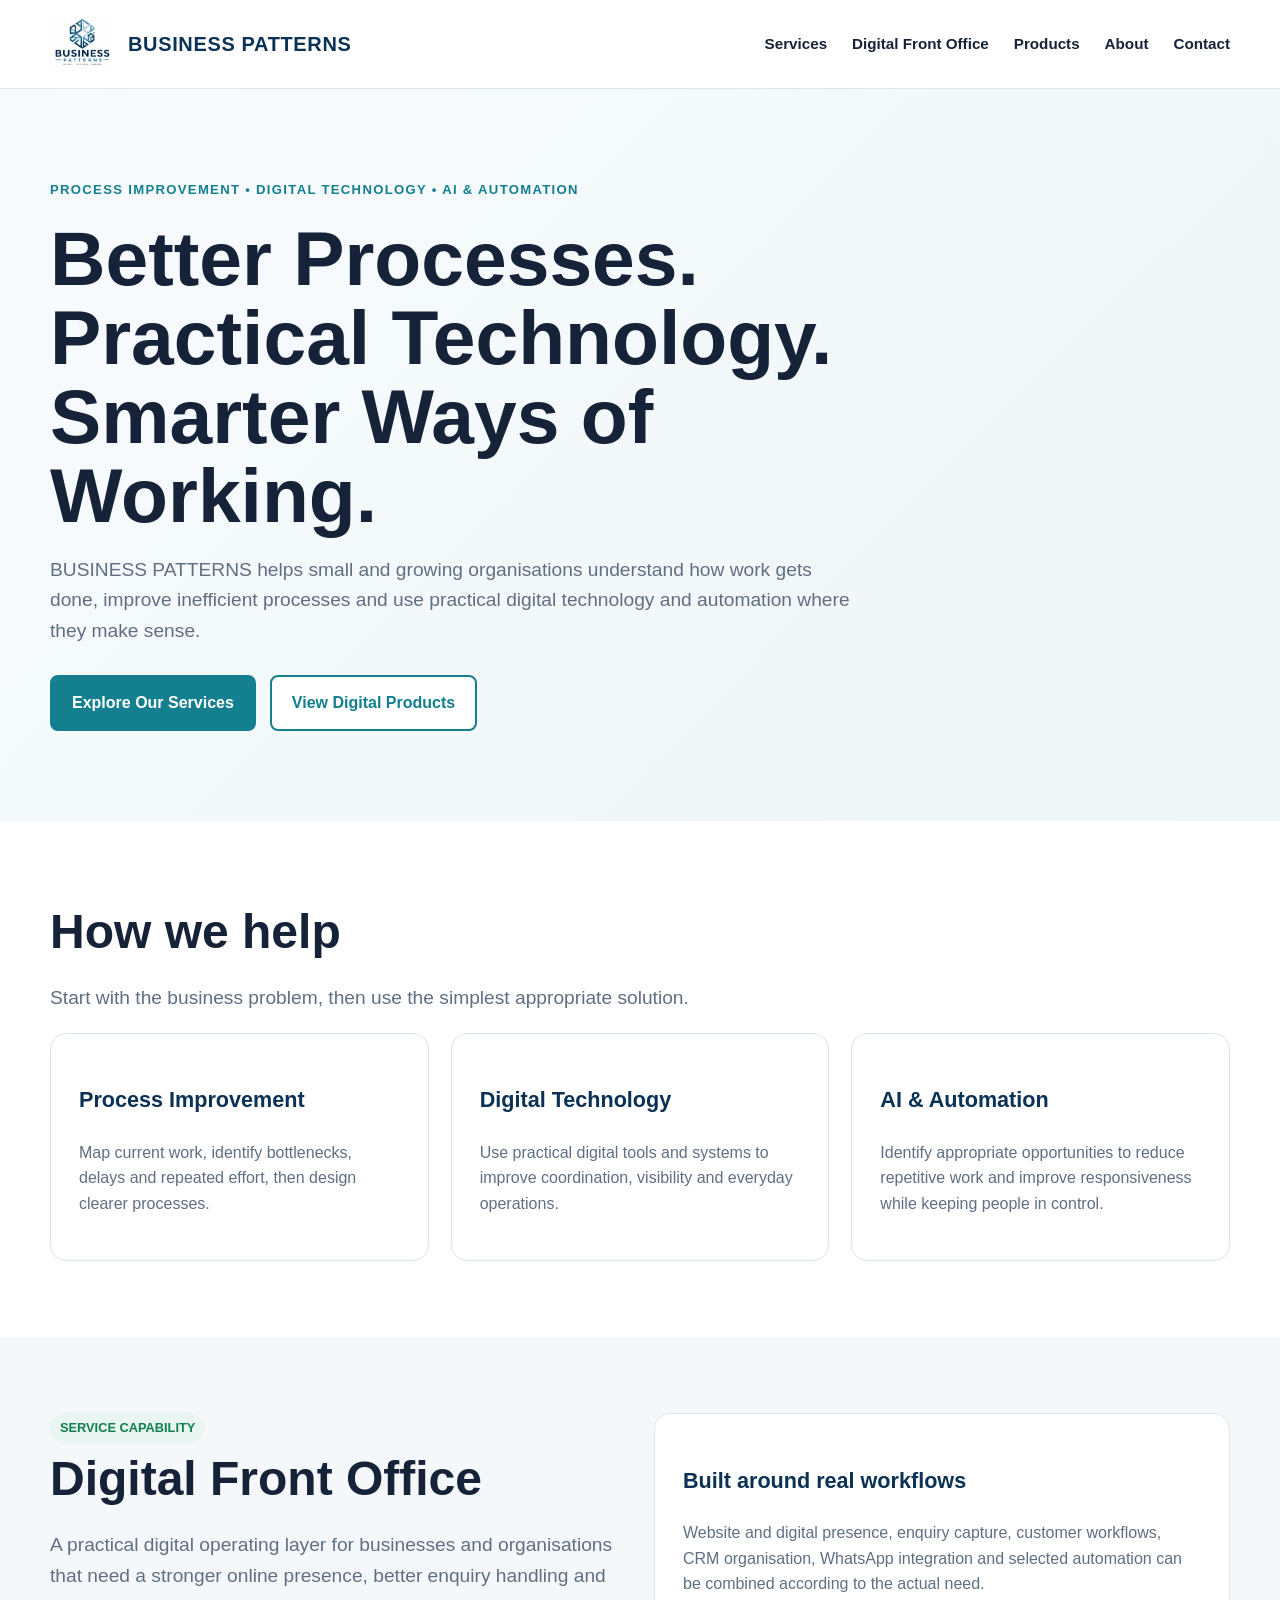
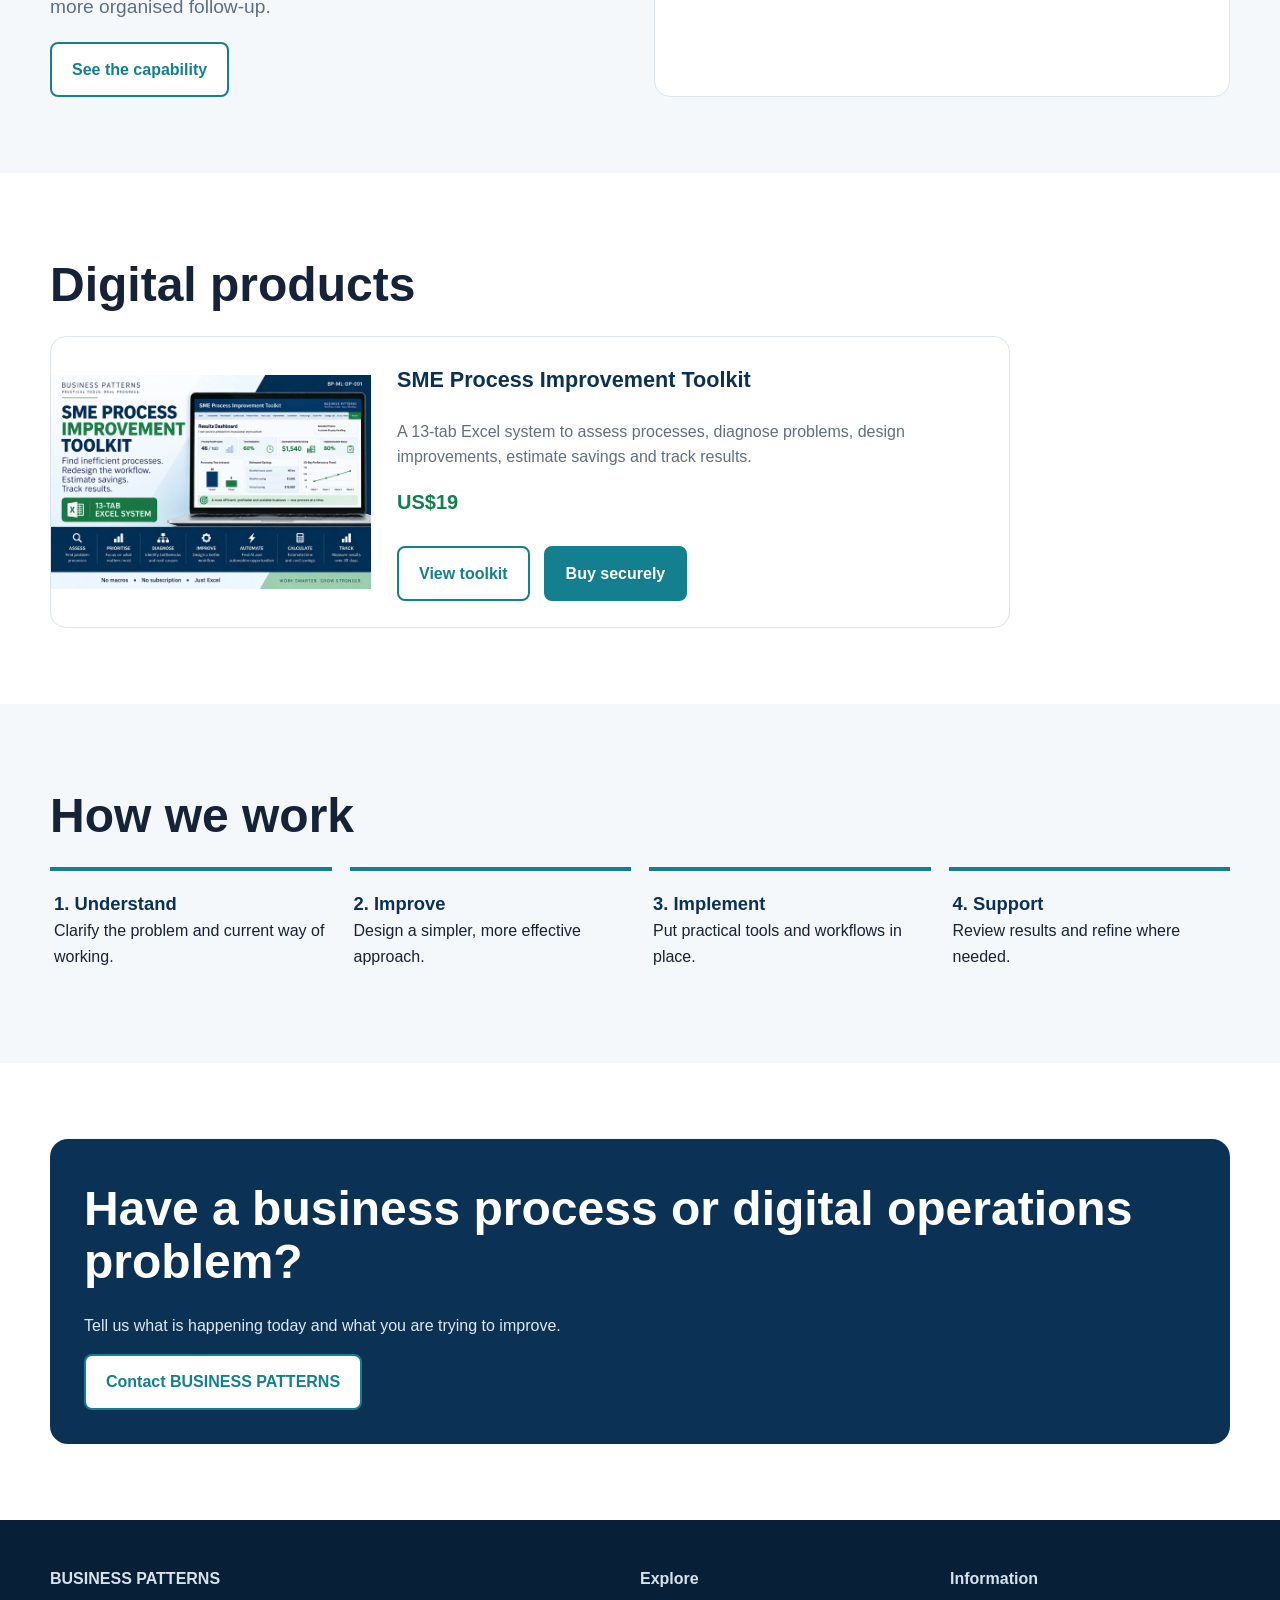
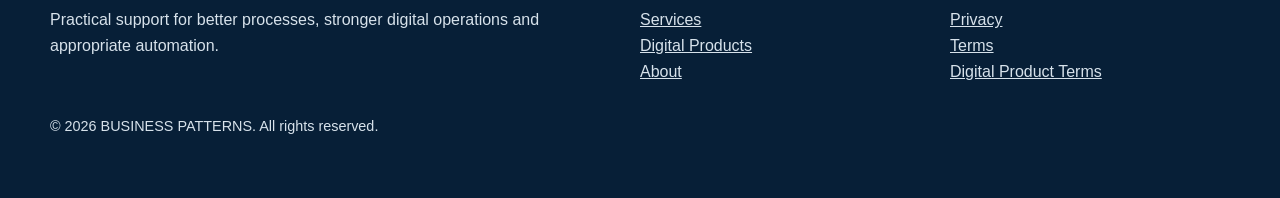
<file: index.html>
<!doctype html><html lang="en"><head><meta charset="utf-8"><meta name="viewport" content="width=device-width,initial-scale=1">
<title>Home | BUSINESS PATTERNS</title><meta name="description" content="BUSINESS PATTERNS helps organisations improve processes, digital operations and appropriate automation."><link rel="stylesheet" href="/assets/css/style.css"><link rel="stylesheet" href="/assets/css/products.css"></head><body class="home-page">
<header class="site-header"><div class="container nav">
<a class="brand" href="/index.html"><img src="/assets/images/business-patterns-logo.webp" alt="BUSINESS PATTERNS logo"><span>BUSINESS PATTERNS</span></a>
<nav class="links" aria-label="Main navigation">
<a href="/services.html">Services</a><a href="/digital-front-office.html">Digital Front Office</a><a href="/products/">Products</a><a href="/about.html">About</a><a href="/contact.html">Contact</a>
</nav></div></header>

<main>
<section class="hero"><div class="container"><div class="eyebrow">Process Improvement • Digital Technology • AI & Automation</div>
<h1>Better Processes. Practical Technology. Smarter Ways of Working.</h1>
<p class="lead">BUSINESS PATTERNS helps small and growing organisations understand how work gets done, improve inefficient processes and use practical digital technology and automation where they make sense.</p>
<div class="actions"><a class="btn primary" href="/services.html">Explore Our Services</a><a class="btn secondary" href="/products/">View Digital Products</a></div></div></section>
<section class="section"><div class="container"><h2>How we help</h2><p class="lead">Start with the business problem, then use the simplest appropriate solution.</p>
<div class="grid3"><div class="card"><h3>Process Improvement</h3><p>Map current work, identify bottlenecks, delays and repeated effort, then design clearer processes.</p></div>
<div class="card"><h3>Digital Technology</h3><p>Use practical digital tools and systems to improve coordination, visibility and everyday operations.</p></div>
<div class="card"><h3>AI & Automation</h3><p>Identify appropriate opportunities to reduce repetitive work and improve responsiveness while keeping people in control.</p></div></div></div></section>
<section class="section soft"><div class="container"><div class="grid2"><div><span class="tag">SERVICE CAPABILITY</span><h2>Digital Front Office</h2><p class="lead">A practical digital operating layer for businesses and organisations that need a stronger online presence, better enquiry handling and more organised follow-up.</p><a class="btn secondary" href="/digital-front-office.html">See the capability</a></div>
<div class="card"><h3>Built around real workflows</h3><p>Website and digital presence, enquiry capture, customer workflows, CRM organisation, WhatsApp integration and selected automation can be combined according to the actual need.</p></div></div></div></section>
<section class="section"><div class="container"><h2>Digital products</h2><div class="homepage-products">
<div class="card product"><img src="/assets/images/dp001-sme-process-improvement.webp" alt="SME Process Improvement Toolkit"><div class="product-body"><h3>SME Process Improvement Toolkit</h3><p>A 13-tab Excel system to assess processes, diagnose problems, design improvements, estimate savings and track results.</p><div class="price">US$19</div><div class="actions"><a class="btn secondary" href="/products/sme-process-toolkit/">View toolkit</a><a class="btn primary" href="https://businesspatterns.lemonsqueezy.com/checkout/buy/33fde5ec-4a72-449d-a6c7-be7173d6d92f" target="_blank" rel="noopener">Buy securely</a></div></div></div>

</div></div></section>
<section class="section soft"><div class="container"><h2>How we work</h2><div class="steps"><div class="step"><b>1. Understand</b>Clarify the problem and current way of working.</div><div class="step"><b>2. Improve</b>Design a simpler, more effective approach.</div><div class="step"><b>3. Implement</b>Put practical tools and workflows in place.</div><div class="step"><b>4. Support</b>Review results and refine where needed.</div></div></div></section>
<section class="section"><div class="container callout"><h2>Have a business process or digital operations problem?</h2><p>Tell us what is happening today and what you are trying to improve.</p><a class="btn secondary" href="/contact.html">Contact BUSINESS PATTERNS</a></div></section>
</main>
<footer class="footer"><div class="container footer-grid">
<div><strong>BUSINESS PATTERNS</strong><p>Practical support for better processes, stronger digital operations and appropriate automation.</p></div>
<div><strong>Explore</strong><p><a href="/services.html">Services</a><br><a href="/products/">Digital Products</a><br><a href="/about.html">About</a></p></div>
<div><strong>Information</strong><p><a href="/privacy.html">Privacy</a><br><a href="/terms.html">Terms</a><br><a href="/digital-product-terms.html">Digital Product Terms</a></p></div>
</div><div class="container"><p class="small">© 2026 BUSINESS PATTERNS. All rights reserved.</p></div></footer>
</body></html>
</file>
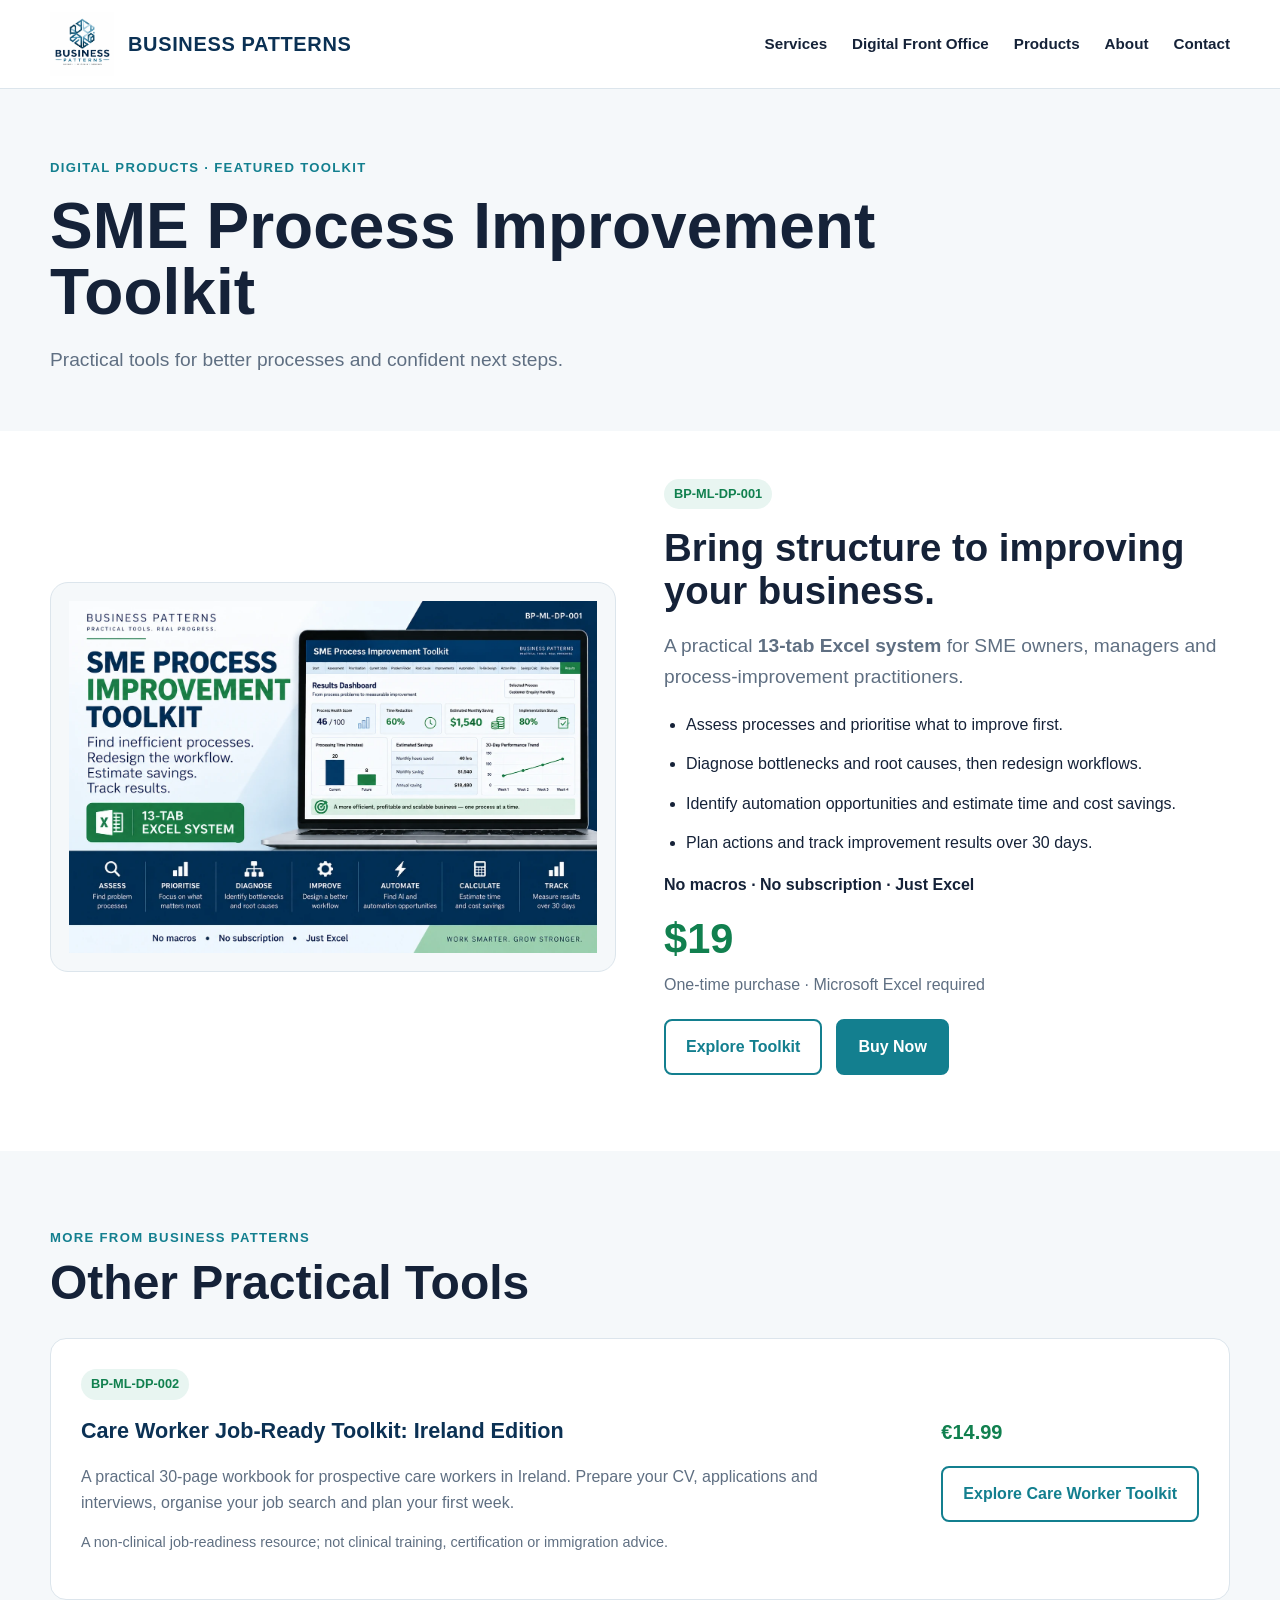
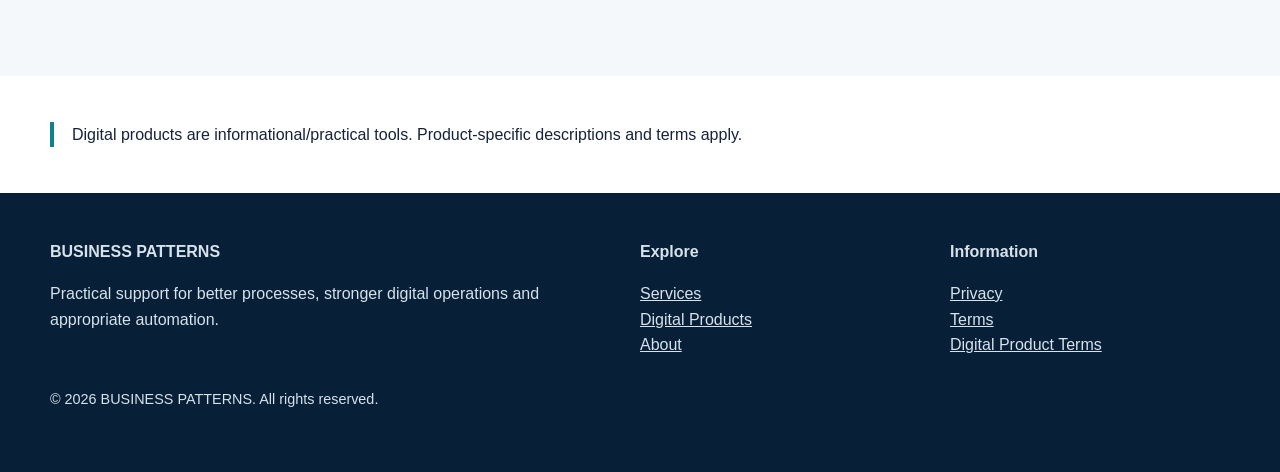
<file: products/index.html>
<!doctype html><html lang="en"><head><meta charset="utf-8"><meta name="viewport" content="width=device-width,initial-scale=1">
<title>Digital Products | BUSINESS PATTERNS</title><meta name="description" content="BUSINESS PATTERNS digital products including the SME Process Improvement Toolkit and Care Worker Job-Ready Toolkit."><link rel="stylesheet" href="/assets/css/style.css"><link rel="stylesheet" href="/assets/css/products.css"><link rel="canonical" href="https://businesspatterns.co/products/"></head><body>
<header class="site-header"><div class="container nav">
<a class="brand" href="/index.html"><img src="/assets/images/business-patterns-logo.webp" alt="BUSINESS PATTERNS logo"><span>BUSINESS PATTERNS</span></a>
<nav class="links" aria-label="Main navigation">
<a href="/services.html">Services</a><a href="/digital-front-office.html">Digital Front Office</a><a href="/products/">Products</a><a href="/about.html">About</a><a href="/contact.html">Contact</a>
</nav></div></header>

<main id="main" tabindex="-1" class="catalogue-page">
<section class="page-head"><div class="container"><div class="eyebrow">Digital Products · Featured Toolkit</div><h1>SME Process Improvement Toolkit</h1><p class="lead">Practical tools for better processes and confident next steps.</p></div></section>
<section class="section featured-section"><div class="container featured-toolkit">
<div class="featured-artwork"><img src="/assets/images/dp001-sme-process-improvement.webp" alt="SME Process Improvement Toolkit artwork"></div>
<div class="featured-copy"><span class="tag">BP-ML-DP-001</span><h2>Bring structure to improving your business.</h2><p class="lead">A practical <strong>13-tab Excel system</strong> for SME owners, managers and process-improvement practitioners.</p><ul class="check-list"><li>Assess processes and prioritise what to improve first.</li><li>Diagnose bottlenecks and root causes, then redesign workflows.</li><li>Identify automation opportunities and estimate time and cost savings.</li><li>Plan actions and track improvement results over 30 days.</li></ul><p><strong>No macros · No subscription · Just Excel</strong></p><div class="featured-price">$19</div><p class="price-note">One-time purchase · Microsoft Excel required</p><div class="actions"><a class="btn secondary" href="/products/sme-process-toolkit/">Explore Toolkit</a><a class="btn primary" href="https://businesspatterns.lemonsqueezy.com/checkout/buy/33fde5ec-4a72-449d-a6c7-be7173d6d92f" target="_blank" rel="noopener">Buy Now</a></div></div>
</div></section>
<section class="section soft other-tools"><div class="container"><div class="eyebrow">More from BUSINESS PATTERNS</div><h2>Other Practical Tools</h2><article class="care-summary"><div><span class="tag">BP-ML-DP-002</span><h3>Care Worker Job-Ready Toolkit: Ireland Edition</h3><p>A practical 30-page workbook for prospective care workers in Ireland. Prepare your CV, applications and interviews, organise your job search and plan your first week.</p><p class="small">A non-clinical job-readiness resource; not clinical training, certification or immigration advice.</p></div><div class="care-actions"><div class="price">€14.99</div><a class="btn secondary" href="/products/care-job-ready-toolkit/">Explore Care Worker Toolkit</a></div></article></div></section>
<section class="section catalogue-note"><div class="container"><p class="form-note">Digital products are informational/practical tools. Product-specific descriptions and terms apply.</p></div></section>
</main>
<footer class="footer"><div class="container footer-grid">
<div><strong>BUSINESS PATTERNS</strong><p>Practical support for better processes, stronger digital operations and appropriate automation.</p></div>
<div><strong>Explore</strong><p><a href="/services.html">Services</a><br><a href="/products/">Digital Products</a><br><a href="/about.html">About</a></p></div>
<div><strong>Information</strong><p><a href="/privacy.html">Privacy</a><br><a href="/terms.html">Terms</a><br><a href="/digital-product-terms.html">Digital Product Terms</a></p></div>
</div><div class="container"><p class="small">© 2026 BUSINESS PATTERNS. All rights reserved.</p></div></footer>
</body></html>
</file>
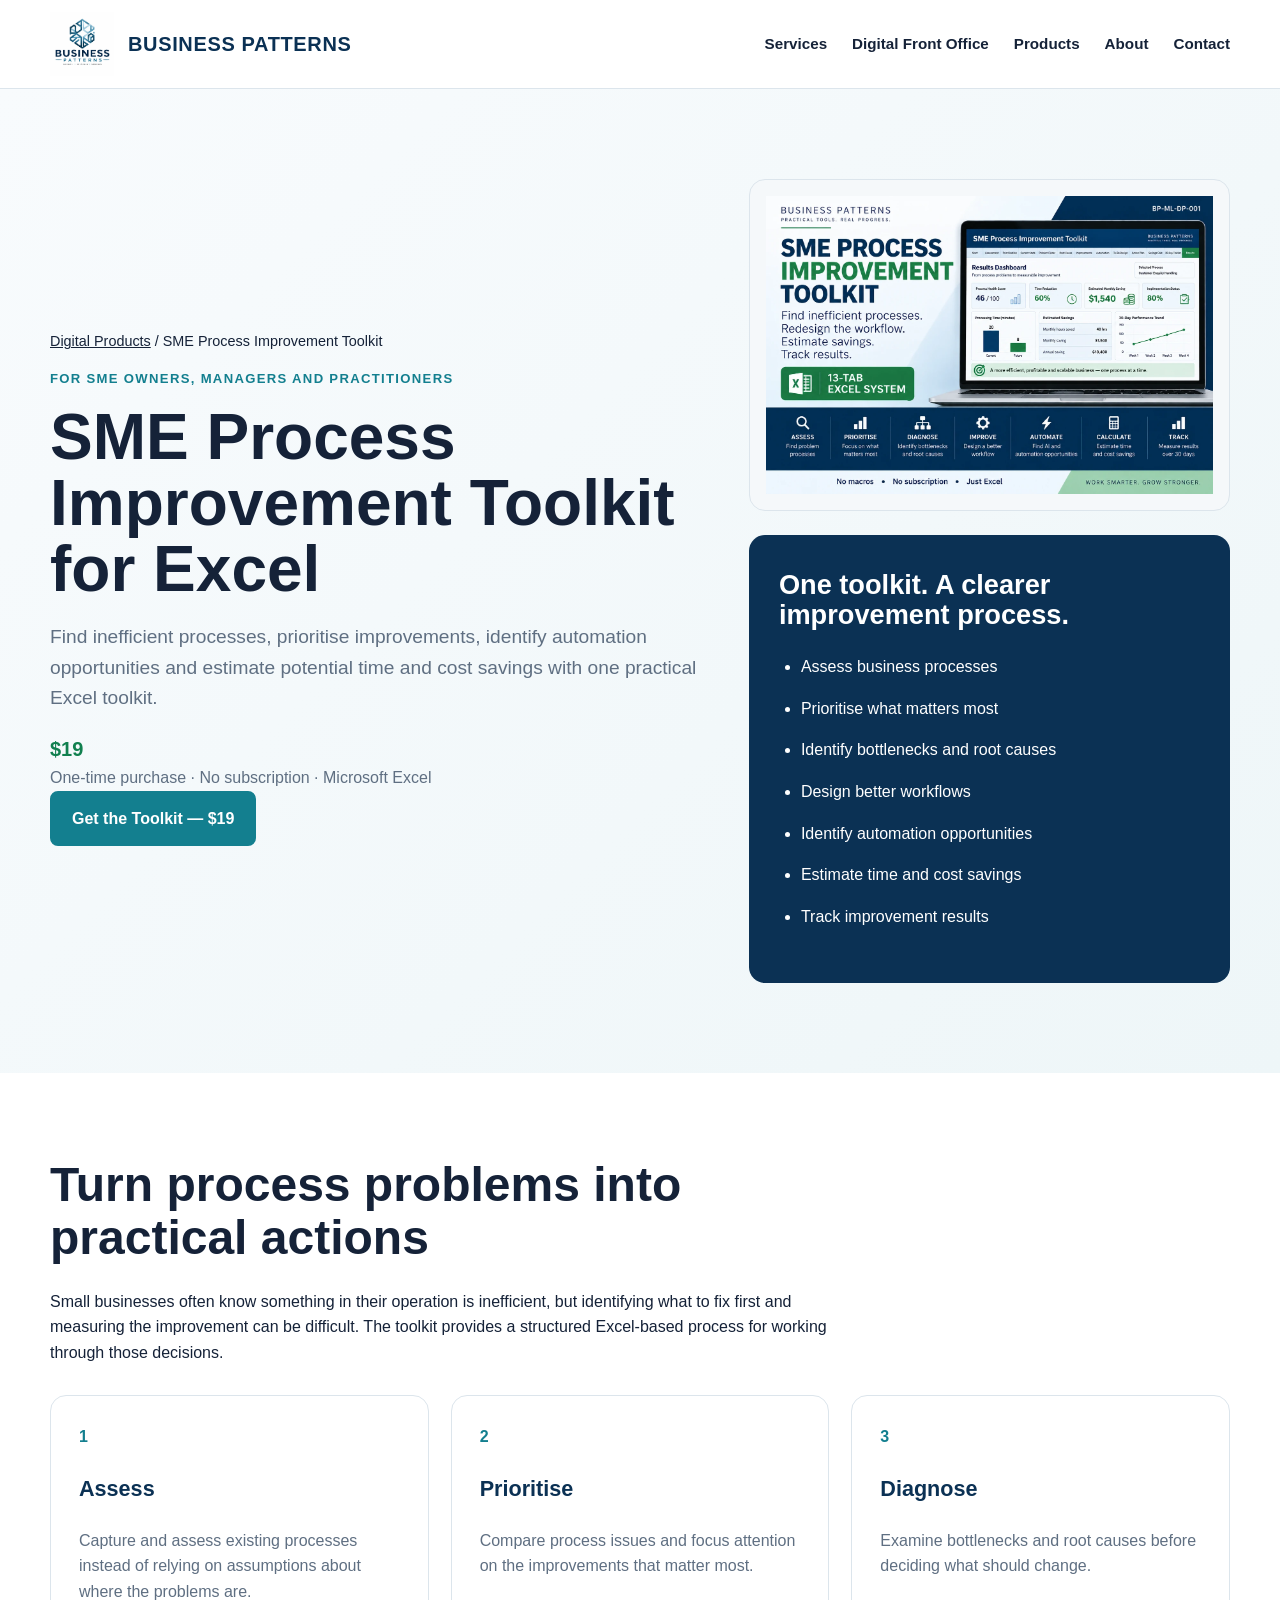
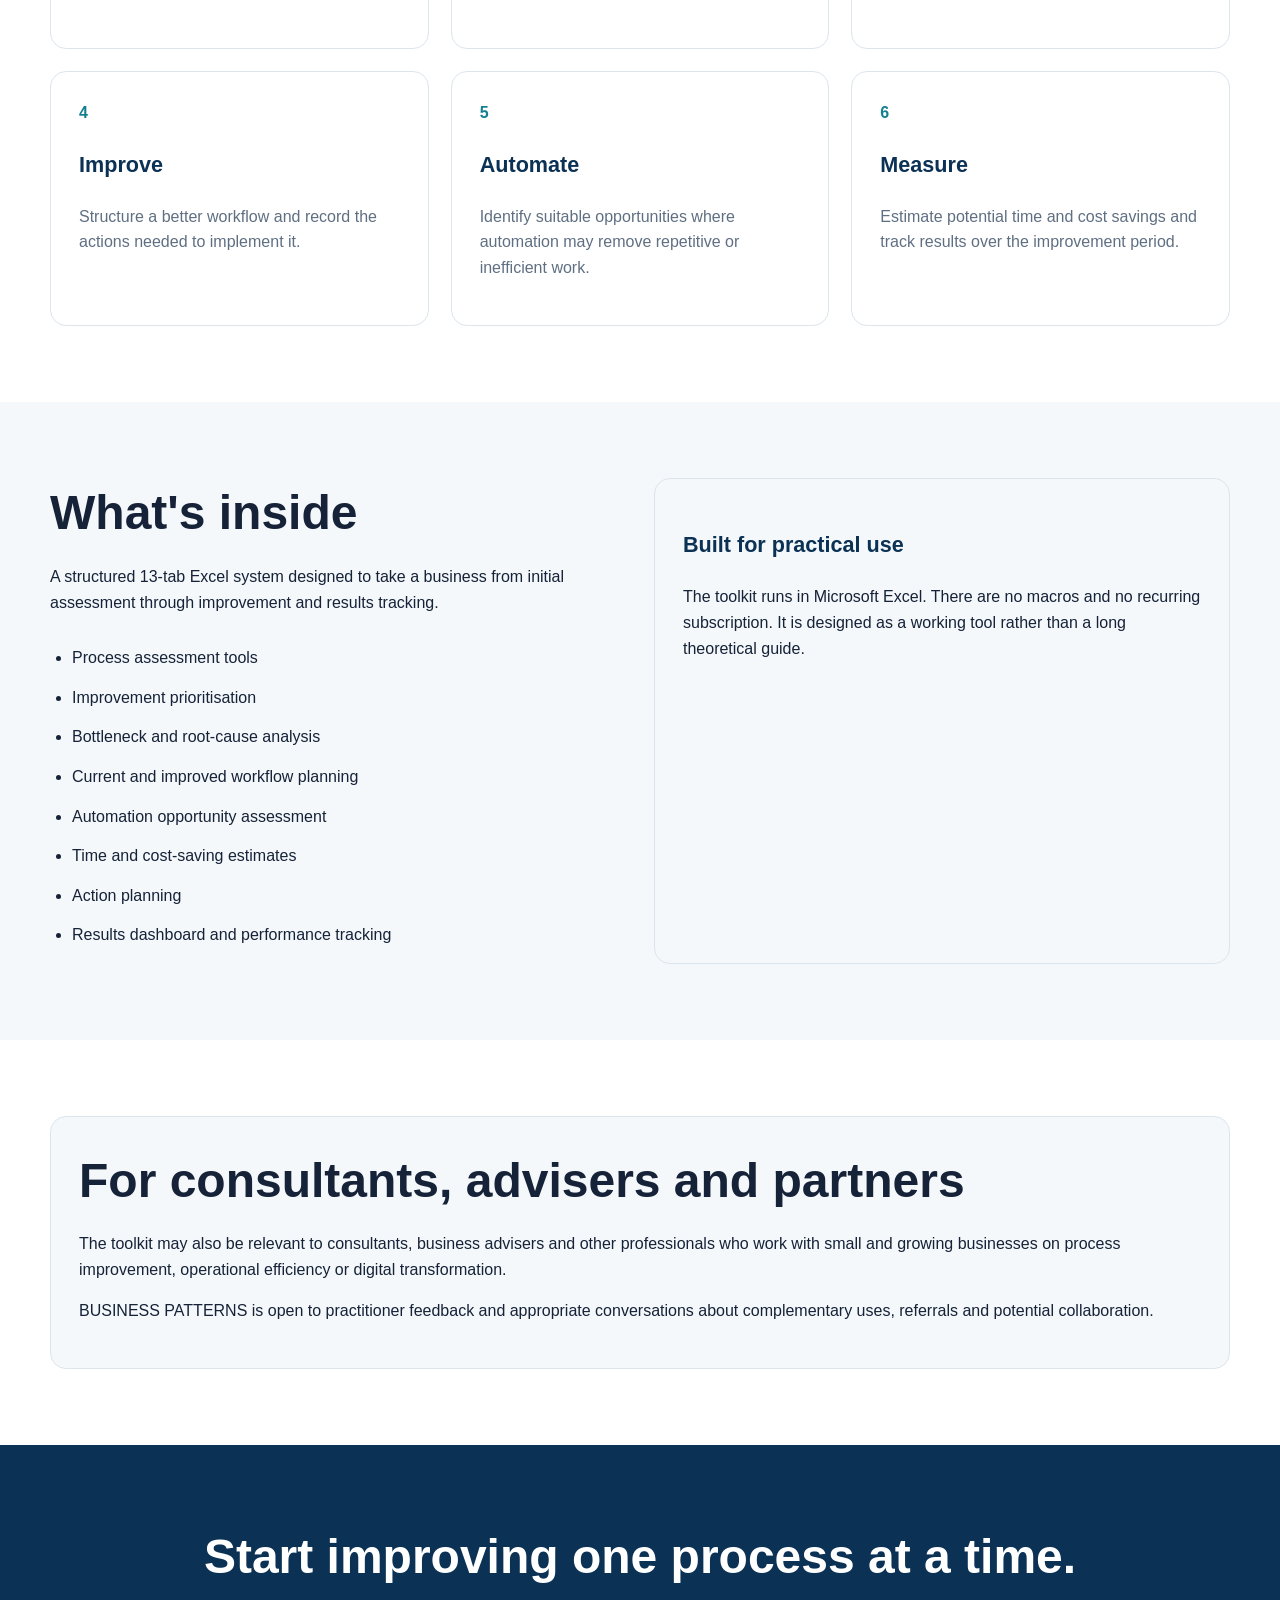
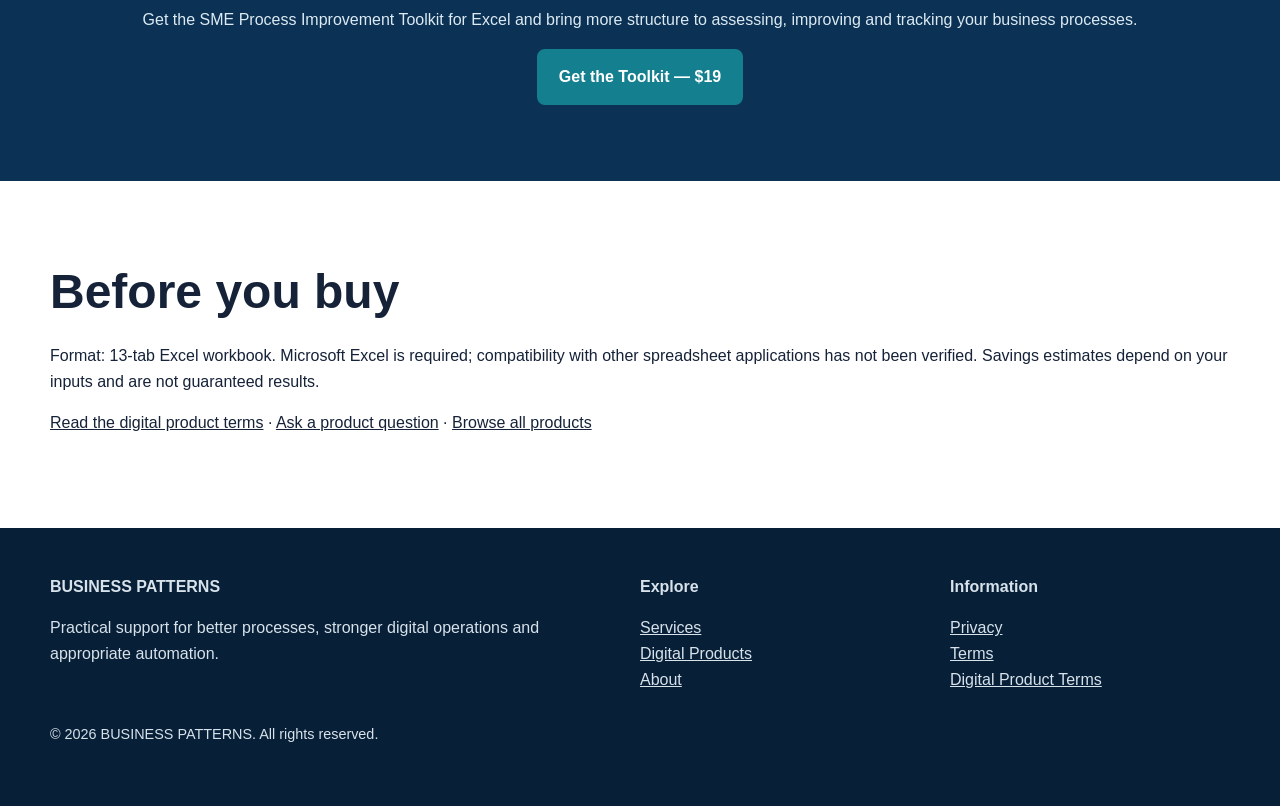
<file: sme-process-toolkit/index.html>
<!doctype html>
<html lang="en">
<head>
  <meta charset="utf-8">
  <meta name="viewport" content="width=device-width,initial-scale=1">
  <title>SME Process Improvement Toolkit | BUSINESS PATTERNS</title>
  <link rel="canonical" href="https://businesspatterns.co/products/sme-process-toolkit/">
  <script>window.location.replace('/products/sme-process-toolkit/' + window.location.search + window.location.hash);</script>
  <meta http-equiv="refresh" content="0;url=/products/sme-process-toolkit/">
</head>
<body>
  <p>This toolkit page has moved. <a href="/products/sme-process-toolkit/">Visit the SME Process Improvement Toolkit page</a>.</p>
</body>
</html>
</file>
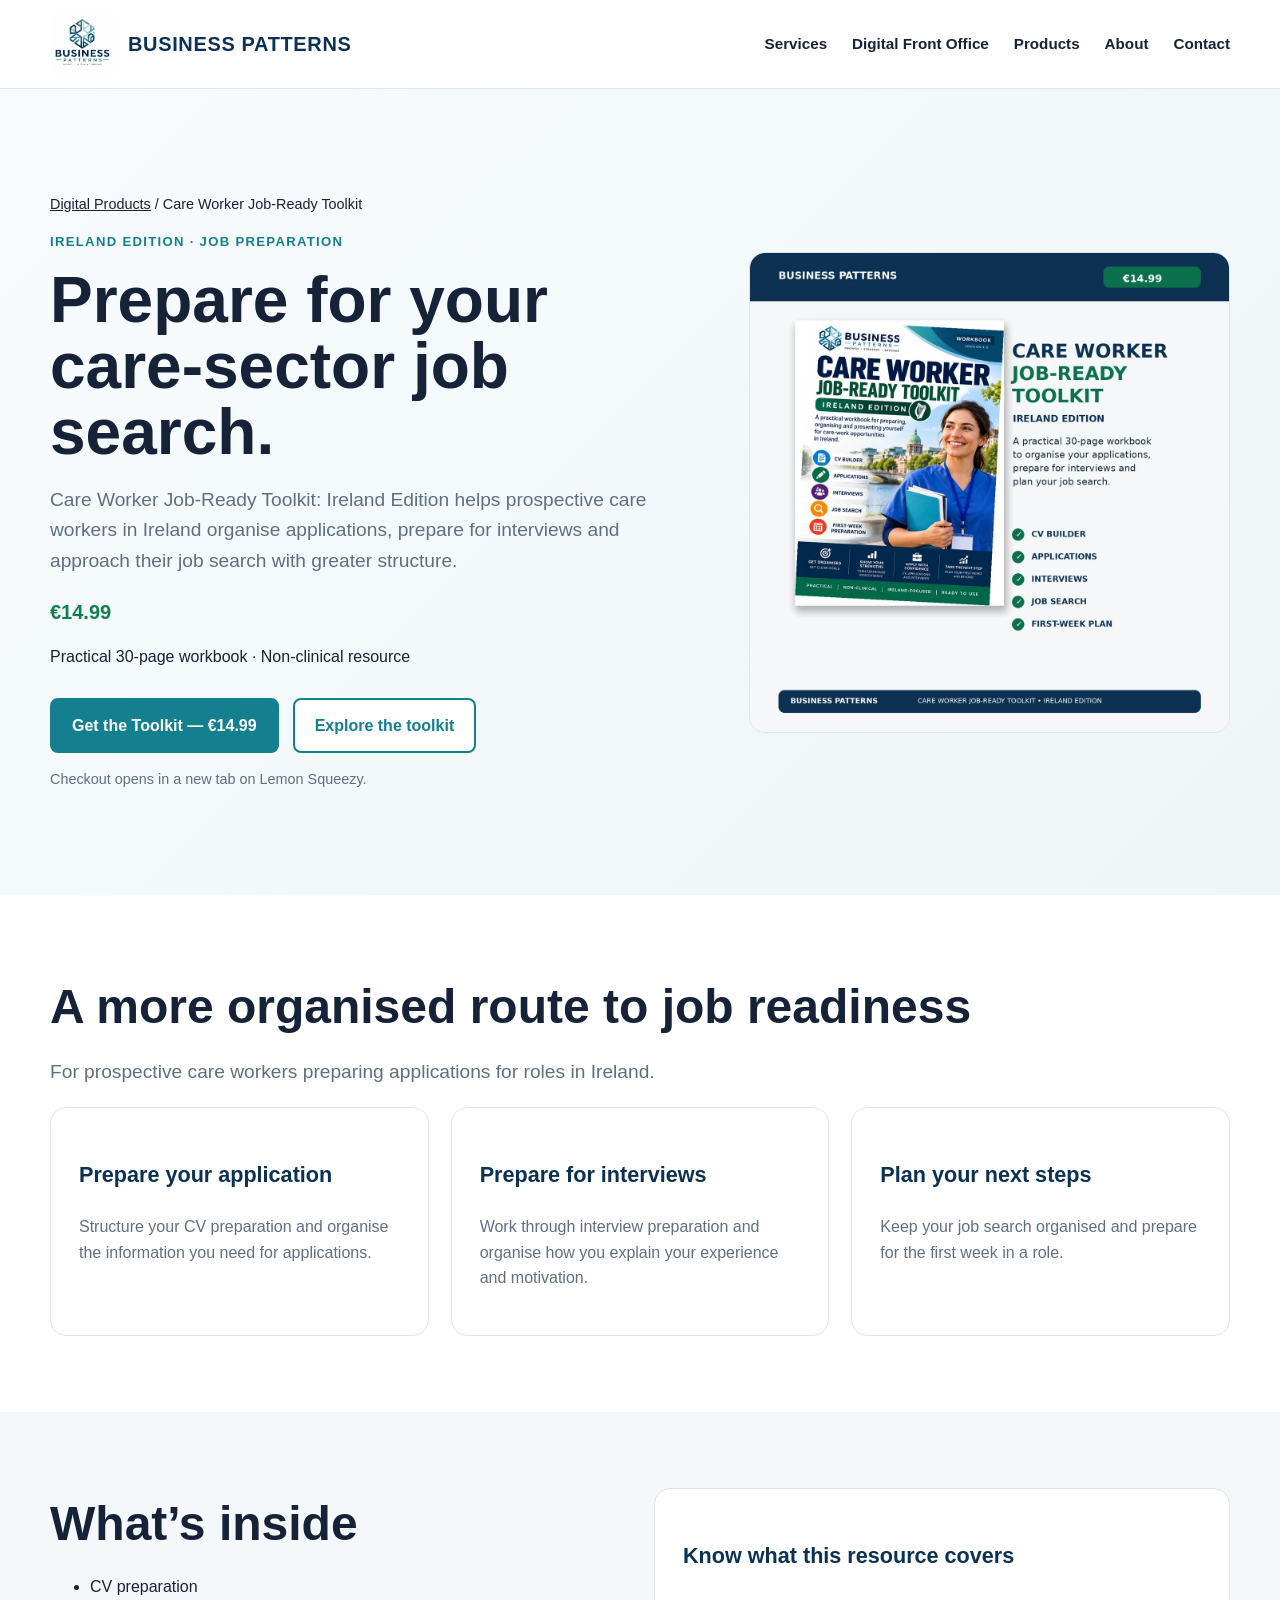
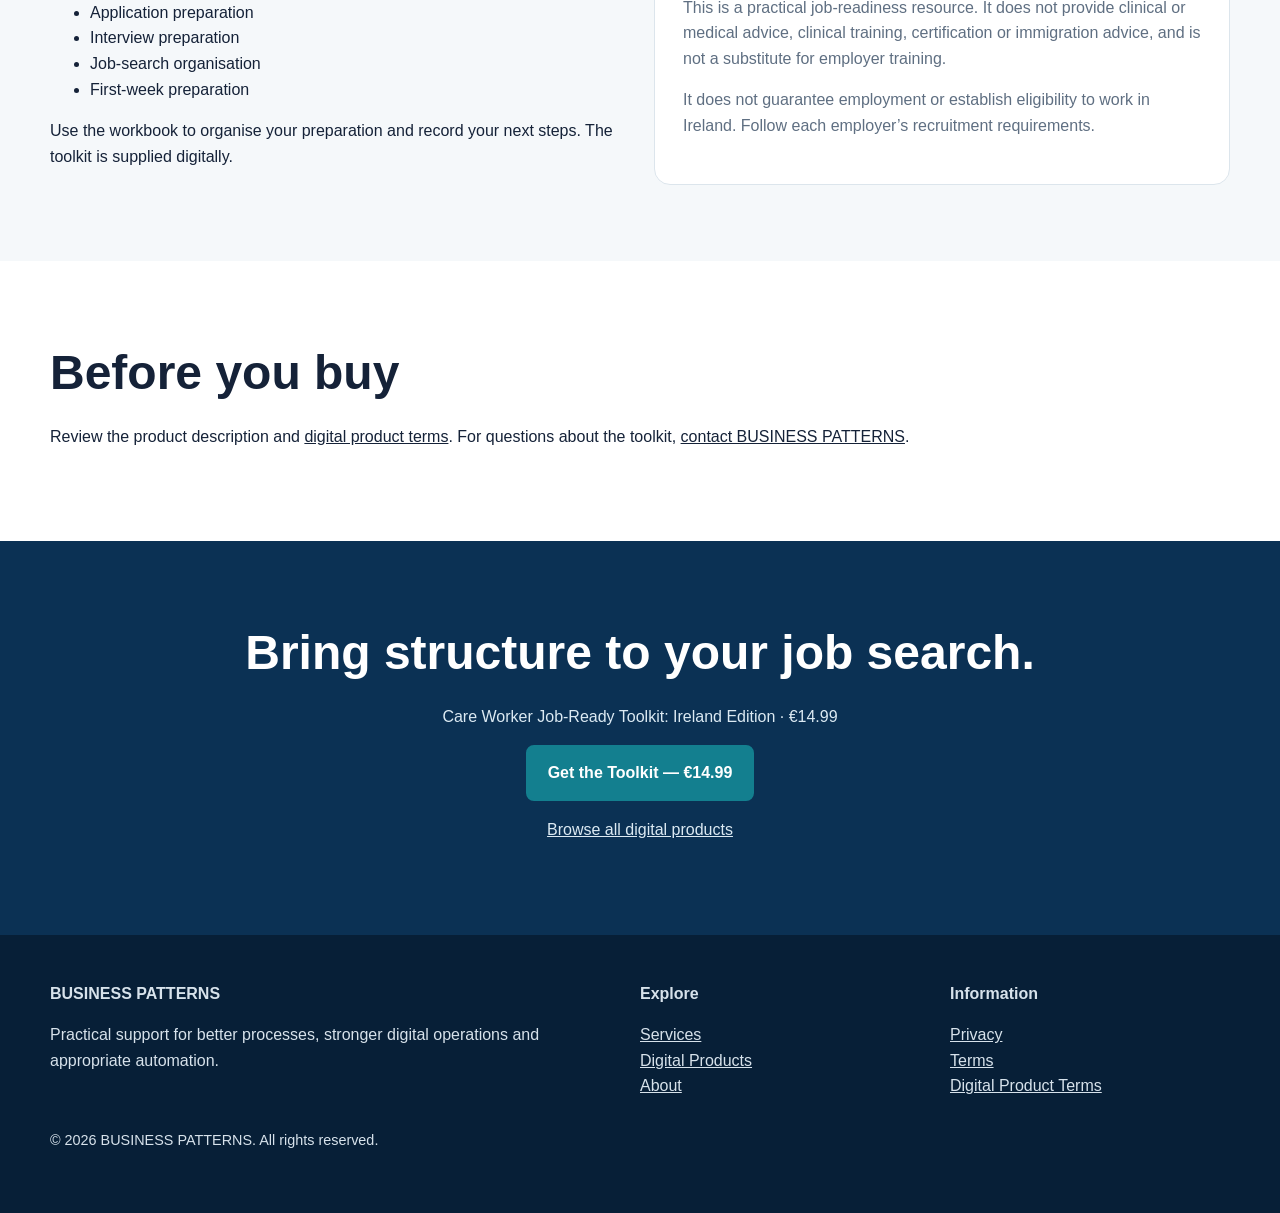
<file: products/care-job-ready-toolkit/index.html>
<!doctype html><html lang="en"><head><meta charset="utf-8"><meta name="viewport" content="width=device-width,initial-scale=1"><title>Care Worker Job-Ready Toolkit: Ireland Edition | BUSINESS PATTERNS</title><meta name="description" content="A practical Ireland-focused job-readiness workbook for prospective care workers. €14.99."><link rel="canonical" href="https://businesspatterns.co/products/care-job-ready-toolkit/"><link rel="stylesheet" href="/assets/css/style.css"><link rel="stylesheet" href="/assets/css/products.css"></head><body class="product-page"><a class="skip-link" href="#main">Skip to content</a><header class="site-header"><div class="container nav">
<a class="brand" href="/"><img src="/assets/images/business-patterns-logo.webp" alt="BUSINESS PATTERNS logo"><span>BUSINESS PATTERNS</span></a>
<nav class="links" aria-label="Main navigation">
<a href="/services.html">Services</a><a href="/digital-front-office.html">Digital Front Office</a><a href="/products/" aria-current="page">Products</a><a href="/about.html">About</a><a href="/contact.html">Contact</a>
</nav></div></header><main id="main" tabindex="-1"><section class="hero"><div class="container hero-grid"><div><p class="breadcrumb"><a href="/products/">Digital Products</a> / Care Worker Job-Ready Toolkit</p><div class="eyebrow">Ireland Edition · Job preparation</div><h1>Prepare for your care-sector job search.</h1><p class="lead">Care Worker Job-Ready Toolkit: Ireland Edition helps prospective care workers in Ireland organise applications, prepare for interviews and approach their job search with greater structure.</p><div class="price">€14.99</div><p>Practical 30-page workbook · Non-clinical resource</p><div class="actions"><a class="btn primary" href="https://businesspatterns-ireland.lemonsqueezy.com/checkout/buy/f2ee8a1d-b69e-4ac4-b7cc-bdcdd5c4b7bd" target="_blank" rel="noopener">Get the Toolkit — €14.99</a><a class="btn secondary" href="#inside">Explore the toolkit</a></div><p class="small">Checkout opens in a new tab on Lemon Squeezy.</p></div><div class="card product"><img src="/assets/images/dp002-care-worker-toolkit.webp" alt="Care Worker Job-Ready Toolkit: Ireland Edition cover"></div></div></section>
<section class="section" id="inside"><div class="container"><h2>A more organised route to job readiness</h2><p class="lead">For prospective care workers preparing applications for roles in Ireland.</p><div class="grid3"><div class="card"><h3>Prepare your application</h3><p>Structure your CV preparation and organise the information you need for applications.</p></div><div class="card"><h3>Prepare for interviews</h3><p>Work through interview preparation and organise how you explain your experience and motivation.</p></div><div class="card"><h3>Plan your next steps</h3><p>Keep your job search organised and prepare for the first week in a role.</p></div></div></div></section>
<section class="section soft"><div class="container grid2"><div><h2>What’s inside</h2><ul><li>CV preparation</li><li>Application preparation</li><li>Interview preparation</li><li>Job-search organisation</li><li>First-week preparation</li></ul><p>Use the workbook to organise your preparation and record your next steps. The toolkit is supplied digitally.</p></div><div class="card"><h3>Know what this resource covers</h3><p>This is a practical job-readiness resource. It does not provide clinical or medical advice, clinical training, certification or immigration advice, and is not a substitute for employer training.</p><p>It does not guarantee employment or establish eligibility to work in Ireland. Follow each employer’s recruitment requirements.</p></div></div></section>
<section class="section"><div class="container"><h2>Before you buy</h2><p>Review the product description and <a href="/digital-product-terms.html">digital product terms</a>. For questions about the toolkit, <a href="/contact.html">contact BUSINESS PATTERNS</a>.</p></div></section>
<section class="section final-cta"><div class="container"><h2>Bring structure to your job search.</h2><p>Care Worker Job-Ready Toolkit: Ireland Edition · €14.99</p><a class="btn primary" href="https://businesspatterns-ireland.lemonsqueezy.com/checkout/buy/f2ee8a1d-b69e-4ac4-b7cc-bdcdd5c4b7bd" target="_blank" rel="noopener">Get the Toolkit — €14.99</a><p><a href="/products/">Browse all digital products</a></p></div></section></main><footer class="footer"><div class="container footer-grid">
<div><strong>BUSINESS PATTERNS</strong><p>Practical support for better processes, stronger digital operations and appropriate automation.</p></div>
<div><strong>Explore</strong><p><a href="/services.html">Services</a><br><a href="/products/">Digital Products</a><br><a href="/about.html">About</a></p></div>
<div><strong>Information</strong><p><a href="/privacy.html">Privacy</a><br><a href="/terms.html">Terms</a><br><a href="/digital-product-terms.html">Digital Product Terms</a></p></div>
</div><div class="container"><p class="small">© 2026 BUSINESS PATTERNS. All rights reserved.</p></div></footer></body></html>
</file>
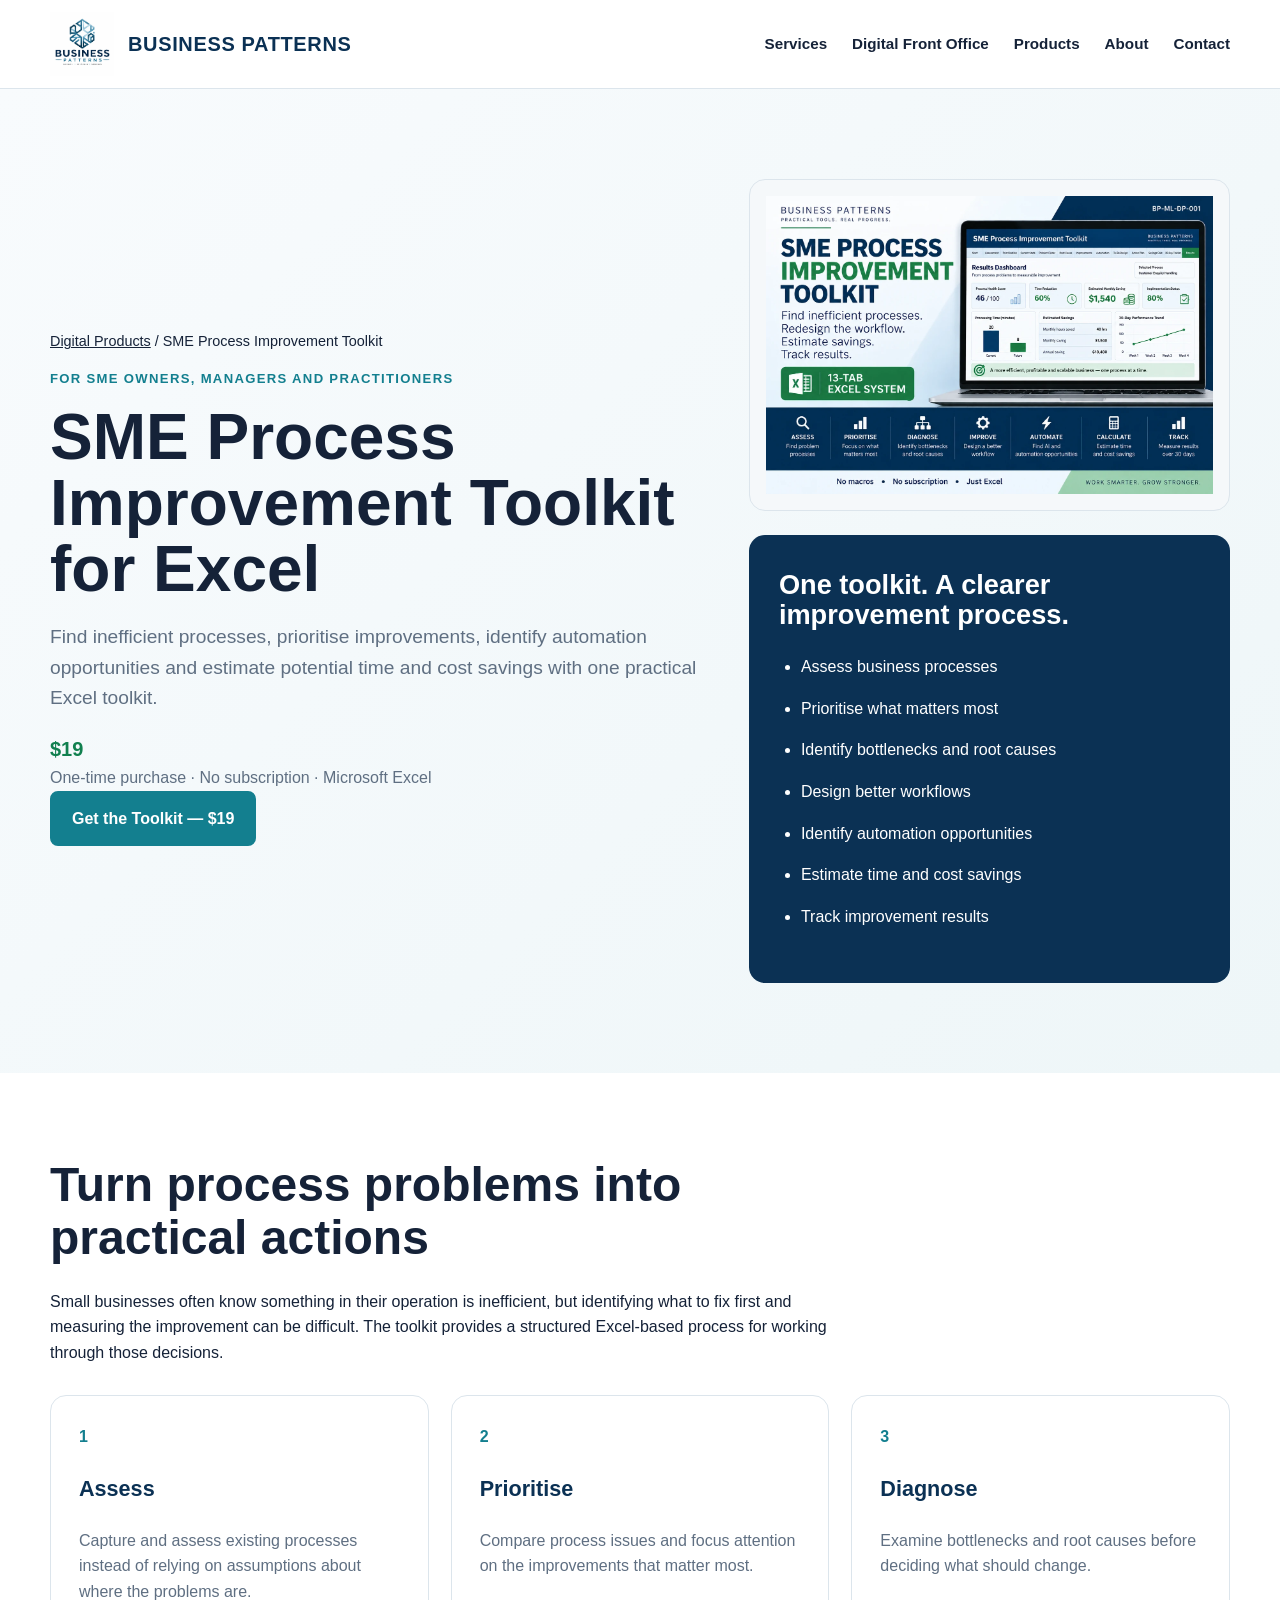
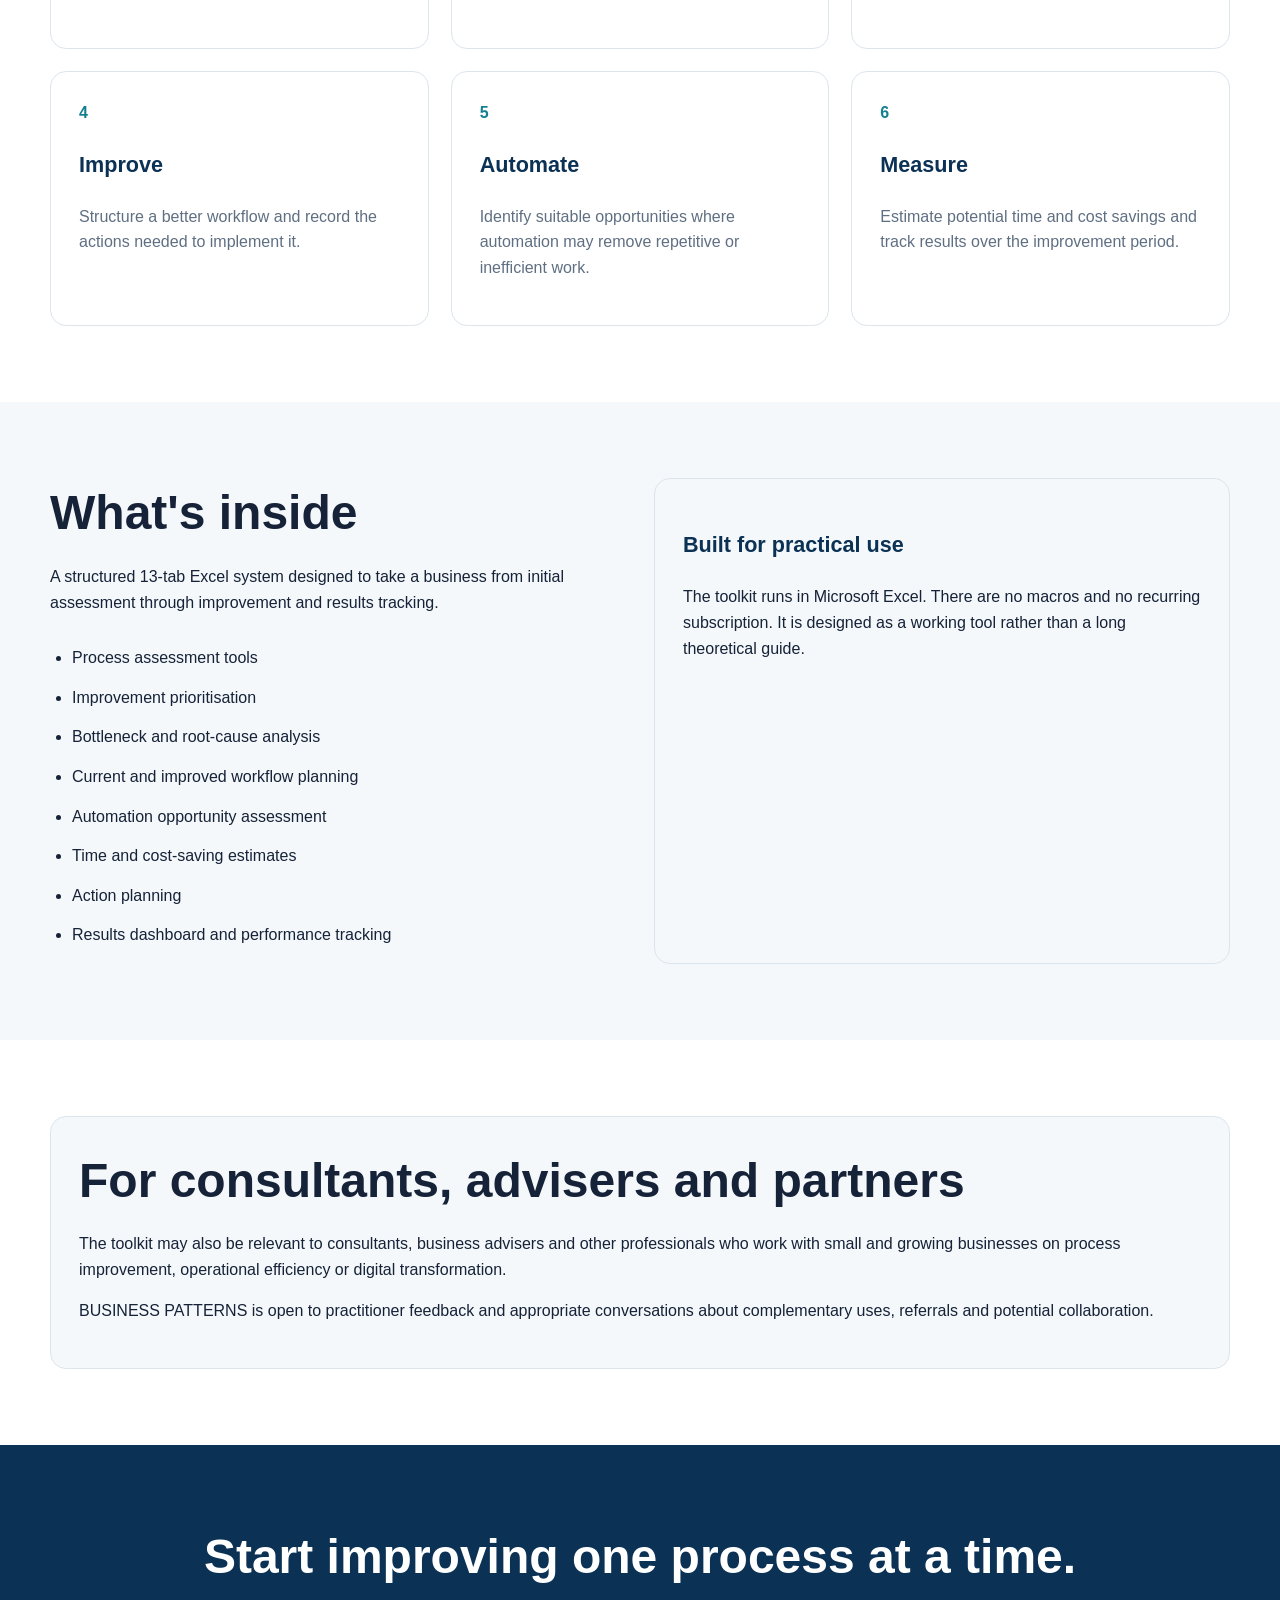
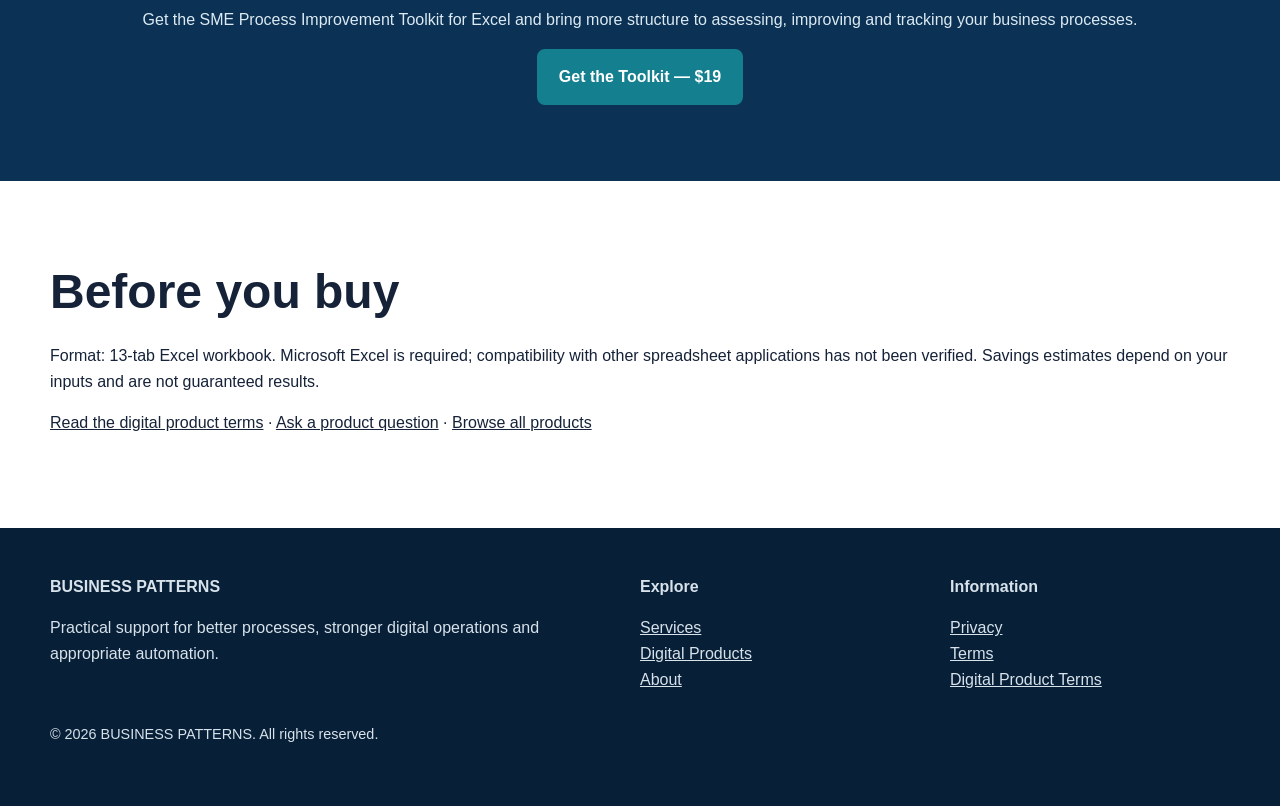
<file: products/sme-process-toolkit/index.html>
<!doctype html><html lang="en"><head><meta charset="utf-8"><meta name="viewport" content="width=device-width,initial-scale=1"><title>SME Process Improvement Toolkit for Excel | BUSINESS PATTERNS</title><meta name="description" content="A 13-tab Excel workbook to assess processes, prioritise improvements and track results. US$19."><link rel="canonical" href="https://businesspatterns.co/products/sme-process-toolkit/"><link rel="stylesheet" href="/assets/css/style.css"><link rel="stylesheet" href="/assets/css/products.css"></head><body class="product-page dp001-page"><a class="skip-link" href="#main">Skip to content</a><header class="site-header"><div class="container nav">
<a class="brand" href="/"><img src="/assets/images/business-patterns-logo.webp" alt="BUSINESS PATTERNS logo"><span>BUSINESS PATTERNS</span></a>
<nav class="links" aria-label="Main navigation">
<a href="/services.html">Services</a><a href="/digital-front-office.html">Digital Front Office</a><a href="/products/" aria-current="page">Products</a><a href="/about.html">About</a><a href="/contact.html">Contact</a>
</nav></div></header><main id="main" tabindex="-1">

  <section class="hero">
    <div class="container hero-grid">

      <div>
        <p class="breadcrumb"><a href="/products/">Digital Products</a> / SME Process Improvement Toolkit</p><div class="eyebrow">For SME owners, managers and practitioners</div>

        <h1>SME Process Improvement Toolkit for Excel</h1>

        <p class="hero-text">
          Find inefficient processes, prioritise improvements, identify
          automation opportunities and estimate potential time and cost
          savings with one practical Excel toolkit.
        </p>

        <div class="price">$19</div>

        <div class="price-note">
          One-time purchase · No subscription · Microsoft Excel
        </div>

        <a class="btn primary"
           href="https://businesspatterns.lemonsqueezy.com/checkout/buy/33fde5ec-4a72-449d-a6c7-be7173d6d92f"
           target="_blank"
           rel="noopener">
          Get the Toolkit — $19
        </a>
      </div>

      <div class="dp001-hero-visual">
        <div class="dp001-artwork"><img src="/assets/images/dp001-sme-process-improvement.webp" alt="SME Process Improvement Toolkit promotional artwork" width="1400" height="933"></div>
      <div class="hero-card">
        <h2>One toolkit. A clearer improvement process.</h2>

        <ul>
          <li>Assess business processes</li>
          <li>Prioritise what matters most</li>
          <li>Identify bottlenecks and root causes</li>
          <li>Design better workflows</li>
          <li>Identify automation opportunities</li>
          <li>Estimate time and cost savings</li>
          <li>Track improvement results</li>
        </ul>
      </div>
      </div>

    </div>
  </section>


  <section class="section">
    <div class="container">

      <div class="section-heading">
        <h2>Turn process problems into practical actions</h2>

        <p>
          Small businesses often know something in their operation is
          inefficient, but identifying what to fix first and measuring the
          improvement can be difficult. The toolkit provides a structured
          Excel-based process for working through those decisions.
        </p>
      </div>

      <div class="grid3">

        <div class="card">
          <div class="card-number">1</div>
          <h3>Assess</h3>
          <p>
            Capture and assess existing processes instead of relying on
            assumptions about where the problems are.
          </p>
        </div>

        <div class="card">
          <div class="card-number">2</div>
          <h3>Prioritise</h3>
          <p>
            Compare process issues and focus attention on the improvements
            that matter most.
          </p>
        </div>

        <div class="card">
          <div class="card-number">3</div>
          <h3>Diagnose</h3>
          <p>
            Examine bottlenecks and root causes before deciding what should
            change.
          </p>
        </div>

        <div class="card">
          <div class="card-number">4</div>
          <h3>Improve</h3>
          <p>
            Structure a better workflow and record the actions needed to
            implement it.
          </p>
        </div>

        <div class="card">
          <div class="card-number">5</div>
          <h3>Automate</h3>
          <p>
            Identify suitable opportunities where automation may remove
            repetitive or inefficient work.
          </p>
        </div>

        <div class="card">
          <div class="card-number">6</div>
          <h3>Measure</h3>
          <p>
            Estimate potential time and cost savings and track results over
            the improvement period.
          </p>
        </div>

      </div>
    </div>
  </section>


  <section class="section soft">
    <div class="container grid2">

      <div>
        <div class="section-heading">
          <h2>What's inside</h2>
          <p>
            A structured 13-tab Excel system designed to take a business
            from initial assessment through improvement and results tracking.
          </p>
        </div>

        <ul class="check-list">
          <li>Process assessment tools</li>
          <li>Improvement prioritisation</li>
          <li>Bottleneck and root-cause analysis</li>
          <li>Current and improved workflow planning</li>
          <li>Automation opportunity assessment</li>
          <li>Time and cost-saving estimates</li>
          <li>Action planning</li>
          <li>Results dashboard and performance tracking</li>
        </ul>
      </div>

      <div class="excel-box">
        <h3>Built for practical use</h3>

        <p>
          The toolkit runs in Microsoft Excel. There are no macros and no
          recurring subscription. It is designed as a working tool rather
          than a long theoretical guide.
        </p>
      </div>

    </div>
  </section>


  <section class="section">
    <div class="container">

      <div class="partner-box">
        <h2>For consultants, advisers and partners</h2>

        <p>
          The toolkit may also be relevant to consultants, business advisers
          and other professionals who work with small and growing businesses
          on process improvement, operational efficiency or digital
          transformation.
        </p>

        <p>
          BUSINESS PATTERNS is open to practitioner feedback and appropriate
          conversations about complementary uses, referrals and potential
          collaboration.
        </p>
      </div>

    </div>
  </section>


  <section class="section final-cta">
    <div class="container">

      <h2>Start improving one process at a time.</h2>

      <p>
        Get the SME Process Improvement Toolkit for Excel and bring more
        structure to assessing, improving and tracking your business
        processes.
      </p>

      <a class="btn primary"
         href="https://businesspatterns.lemonsqueezy.com/checkout/buy/33fde5ec-4a72-449d-a6c7-be7173d6d92f"
         target="_blank"
         rel="noopener">
        Get the Toolkit — $19
      </a>

    </div>
  </section>

<section class="section"><div class="container"><h2>Before you buy</h2><p>Format: 13-tab Excel workbook. Microsoft Excel is required; compatibility with other spreadsheet applications has not been verified. Savings estimates depend on your inputs and are not guaranteed results.</p><p><a href="/digital-product-terms.html">Read the digital product terms</a> · <a href="/contact.html">Ask a product question</a> · <a href="/products/">Browse all products</a></p></div></section></main><footer class="footer"><div class="container footer-grid">
<div><strong>BUSINESS PATTERNS</strong><p>Practical support for better processes, stronger digital operations and appropriate automation.</p></div>
<div><strong>Explore</strong><p><a href="/services.html">Services</a><br><a href="/products/">Digital Products</a><br><a href="/about.html">About</a></p></div>
<div><strong>Information</strong><p><a href="/privacy.html">Privacy</a><br><a href="/terms.html">Terms</a><br><a href="/digital-product-terms.html">Digital Product Terms</a></p></div>
</div><div class="container"><p class="small">© 2026 BUSINESS PATTERNS. All rights reserved.</p></div></footer></body></html>
</file>
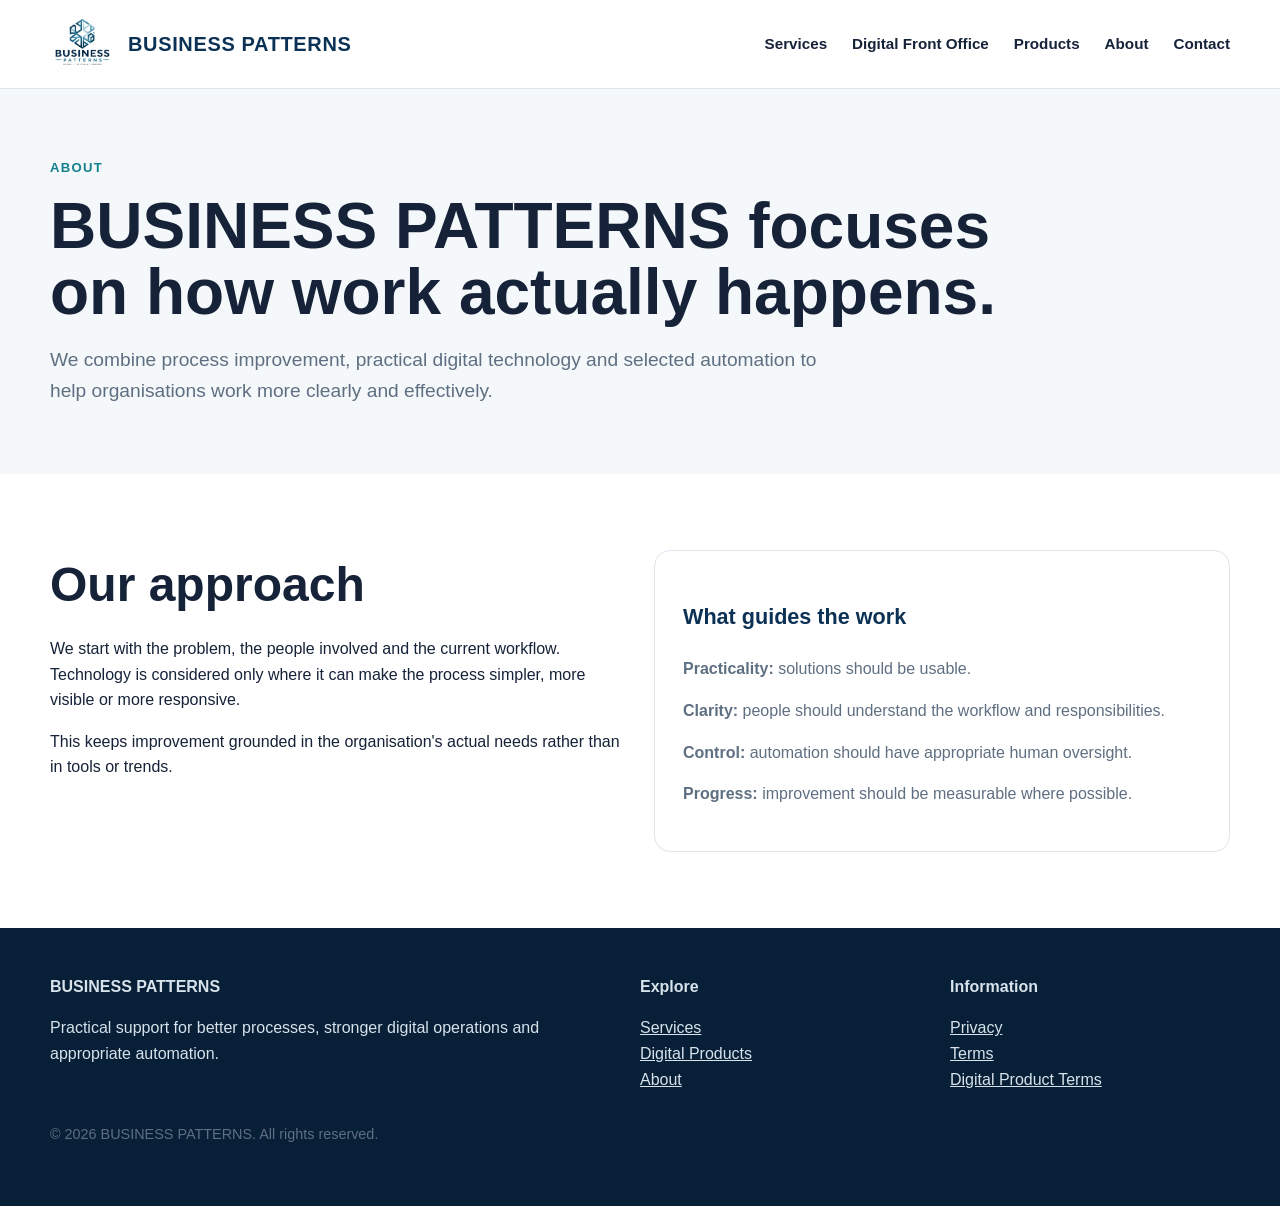
<file: about.html>
<!doctype html><html lang="en"><head><meta charset="utf-8"><meta name="viewport" content="width=device-width,initial-scale=1">
<title>About | BUSINESS PATTERNS</title><meta name="description" content="About BUSINESS PATTERNS and its practical approach to process, technology and automation."><link rel="stylesheet" href="/assets/css/style.css"></head><body>
<header class="site-header"><div class="container nav">
<a class="brand" href="/index.html"><img src="/assets/images/business-patterns-logo.webp" alt="BUSINESS PATTERNS logo"><span>BUSINESS PATTERNS</span></a>
<nav class="links" aria-label="Main navigation">
<a href="/services.html">Services</a><a href="/digital-front-office.html">Digital Front Office</a><a href="/products/">Products</a><a href="/about.html">About</a><a href="/contact.html">Contact</a>
</nav></div></header>

<main><section class="page-head"><div class="container"><div class="eyebrow">About</div><h1>BUSINESS PATTERNS focuses on how work actually happens.</h1><p class="lead">We combine process improvement, practical digital technology and selected automation to help organisations work more clearly and effectively.</p></div></section>
<section class="section"><div class="container grid2"><div><h2>Our approach</h2><p>We start with the problem, the people involved and the current workflow. Technology is considered only where it can make the process simpler, more visible or more responsive.</p><p>This keeps improvement grounded in the organisation's actual needs rather than in tools or trends.</p></div><div class="card"><h3>What guides the work</h3><p><strong>Practicality:</strong> solutions should be usable.</p><p><strong>Clarity:</strong> people should understand the workflow and responsibilities.</p><p><strong>Control:</strong> automation should have appropriate human oversight.</p><p><strong>Progress:</strong> improvement should be measurable where possible.</p></div></div></section></main>
<footer class="footer"><div class="container footer-grid">
<div><strong>BUSINESS PATTERNS</strong><p>Practical support for better processes, stronger digital operations and appropriate automation.</p></div>
<div><strong>Explore</strong><p><a href="/services.html">Services</a><br><a href="/products/">Digital Products</a><br><a href="/about.html">About</a></p></div>
<div><strong>Information</strong><p><a href="/privacy.html">Privacy</a><br><a href="/terms.html">Terms</a><br><a href="/digital-product-terms.html">Digital Product Terms</a></p></div>
</div><div class="container"><p class="small">© 2026 BUSINESS PATTERNS. All rights reserved.</p></div></footer>
</body></html>
</file>
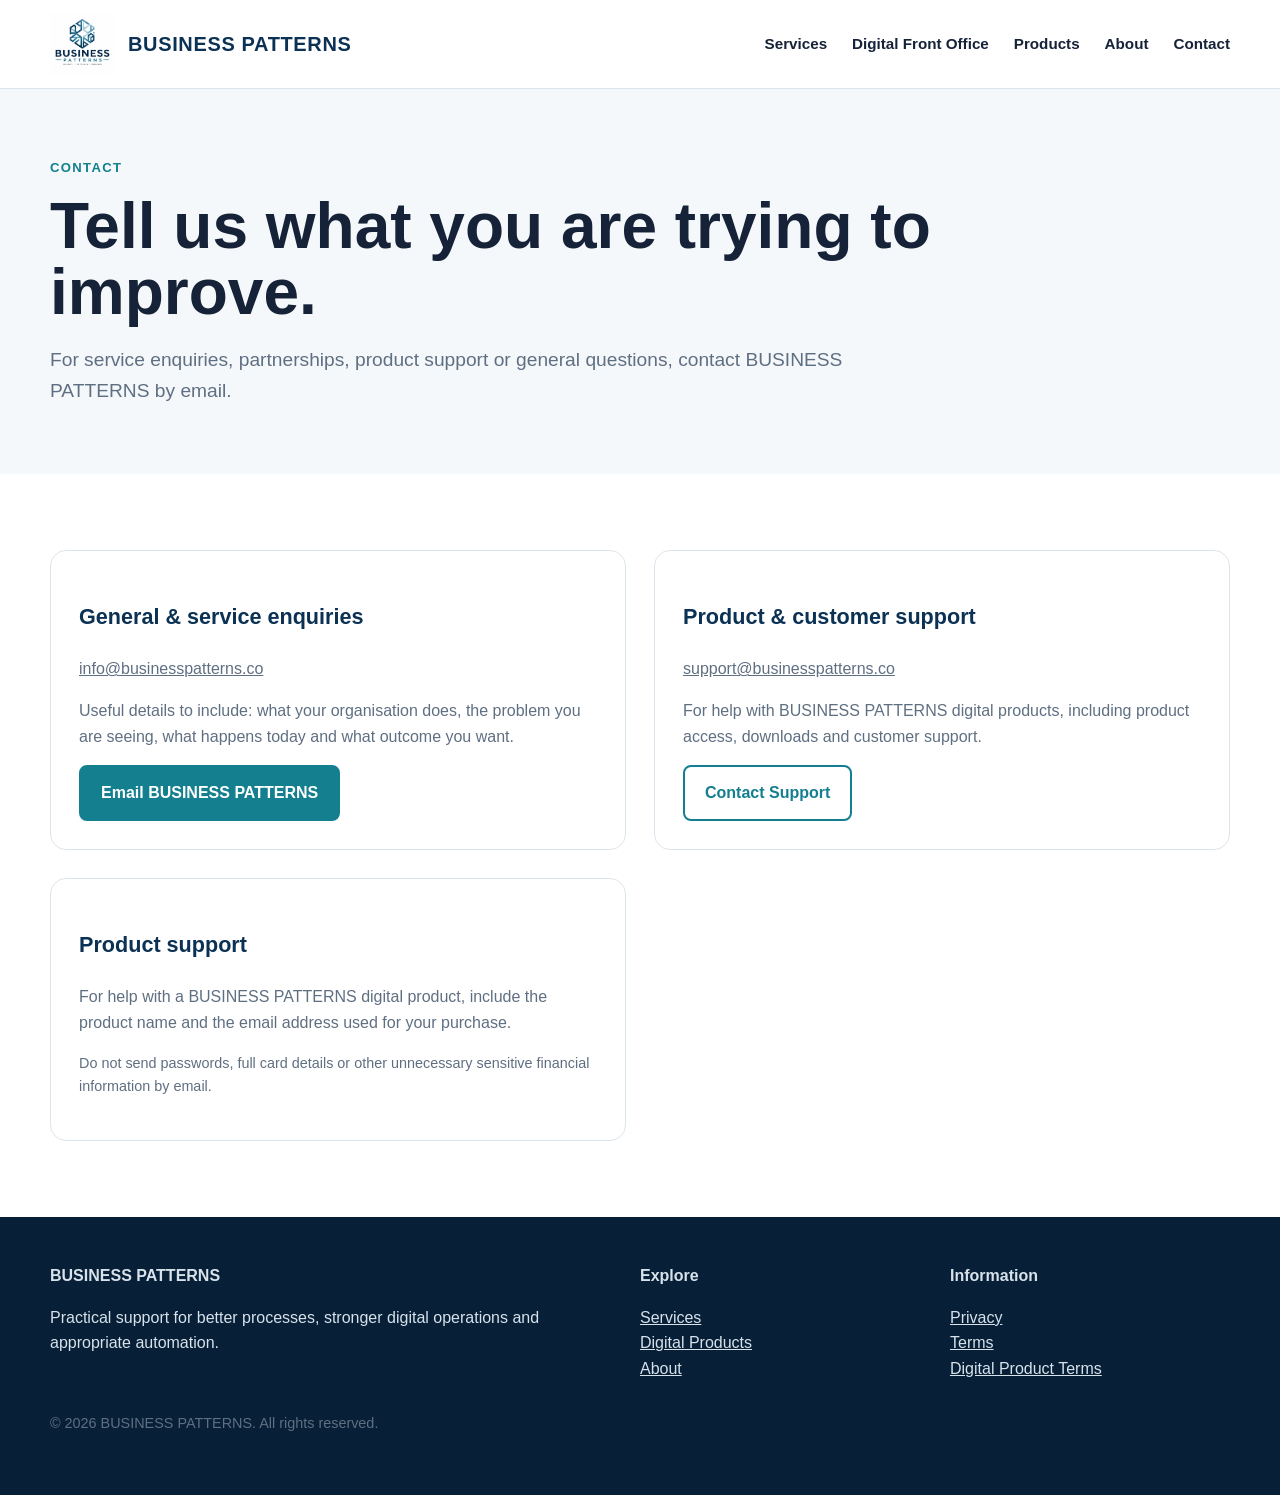
<file: contact.html>
<!doctype html><html lang="en"><head><meta charset="utf-8"><meta name="viewport" content="width=device-width,initial-scale=1">
<title>Contact | BUSINESS PATTERNS</title><meta name="description" content="Contact BUSINESS PATTERNS for service, partnership and product enquiries."><link rel="stylesheet" href="/assets/css/style.css"></head><body>
<header class="site-header"><div class="container nav">
<a class="brand" href="/index.html"><img src="/assets/images/business-patterns-logo.webp" alt="BUSINESS PATTERNS logo"><span>BUSINESS PATTERNS</span></a>
<nav class="links" aria-label="Main navigation">
<a href="/services.html">Services</a><a href="/digital-front-office.html">Digital Front Office</a><a href="/products/">Products</a><a href="/about.html">About</a><a href="/contact.html">Contact</a>
</nav></div></header>

<main><section class="page-head"><div class="container"><div class="eyebrow">Contact</div><h1>Tell us what you are trying to improve.</h1><p class="lead">For service enquiries, partnerships, product support or general questions, contact BUSINESS PATTERNS by email.</p></div></section>
<section class="section"><div class="container grid2"><div class="card"><h3>General & service enquiries</h3><p><a href="mailto:info@businesspatterns.co">info@businesspatterns.co</a></p><p>Useful details to include: what your organisation does, the problem you are seeing, what happens today and what outcome you want.</p><a class="btn primary" href="mailto:info@businesspatterns.co">Email BUSINESS PATTERNS</a></div><div class="card"><h3>Product & customer support</h3><p><a href="mailto:support@businesspatterns.co">support@businesspatterns.co</a></p><p>For help with BUSINESS PATTERNS digital products, including product access, downloads and customer support.</p><a class="btn secondary" href="mailto:support@businesspatterns.co">Contact Support</a></div>
<div class="card"><h3>Product support</h3><p>For help with a BUSINESS PATTERNS digital product, include the product name and the email address used for your purchase.</p><p class="small">Do not send passwords, full card details or other unnecessary sensitive financial information by email.</p></div></div></section></main>
<footer class="footer"><div class="container footer-grid">
<div><strong>BUSINESS PATTERNS</strong><p>Practical support for better processes, stronger digital operations and appropriate automation.</p></div>
<div><strong>Explore</strong><p><a href="/services.html">Services</a><br><a href="/products/">Digital Products</a><br><a href="/about.html">About</a></p></div>
<div><strong>Information</strong><p><a href="/privacy.html">Privacy</a><br><a href="/terms.html">Terms</a><br><a href="/digital-product-terms.html">Digital Product Terms</a></p></div>
</div><div class="container"><p class="small">© 2026 BUSINESS PATTERNS. All rights reserved.</p></div></footer>
</body></html>
</file>
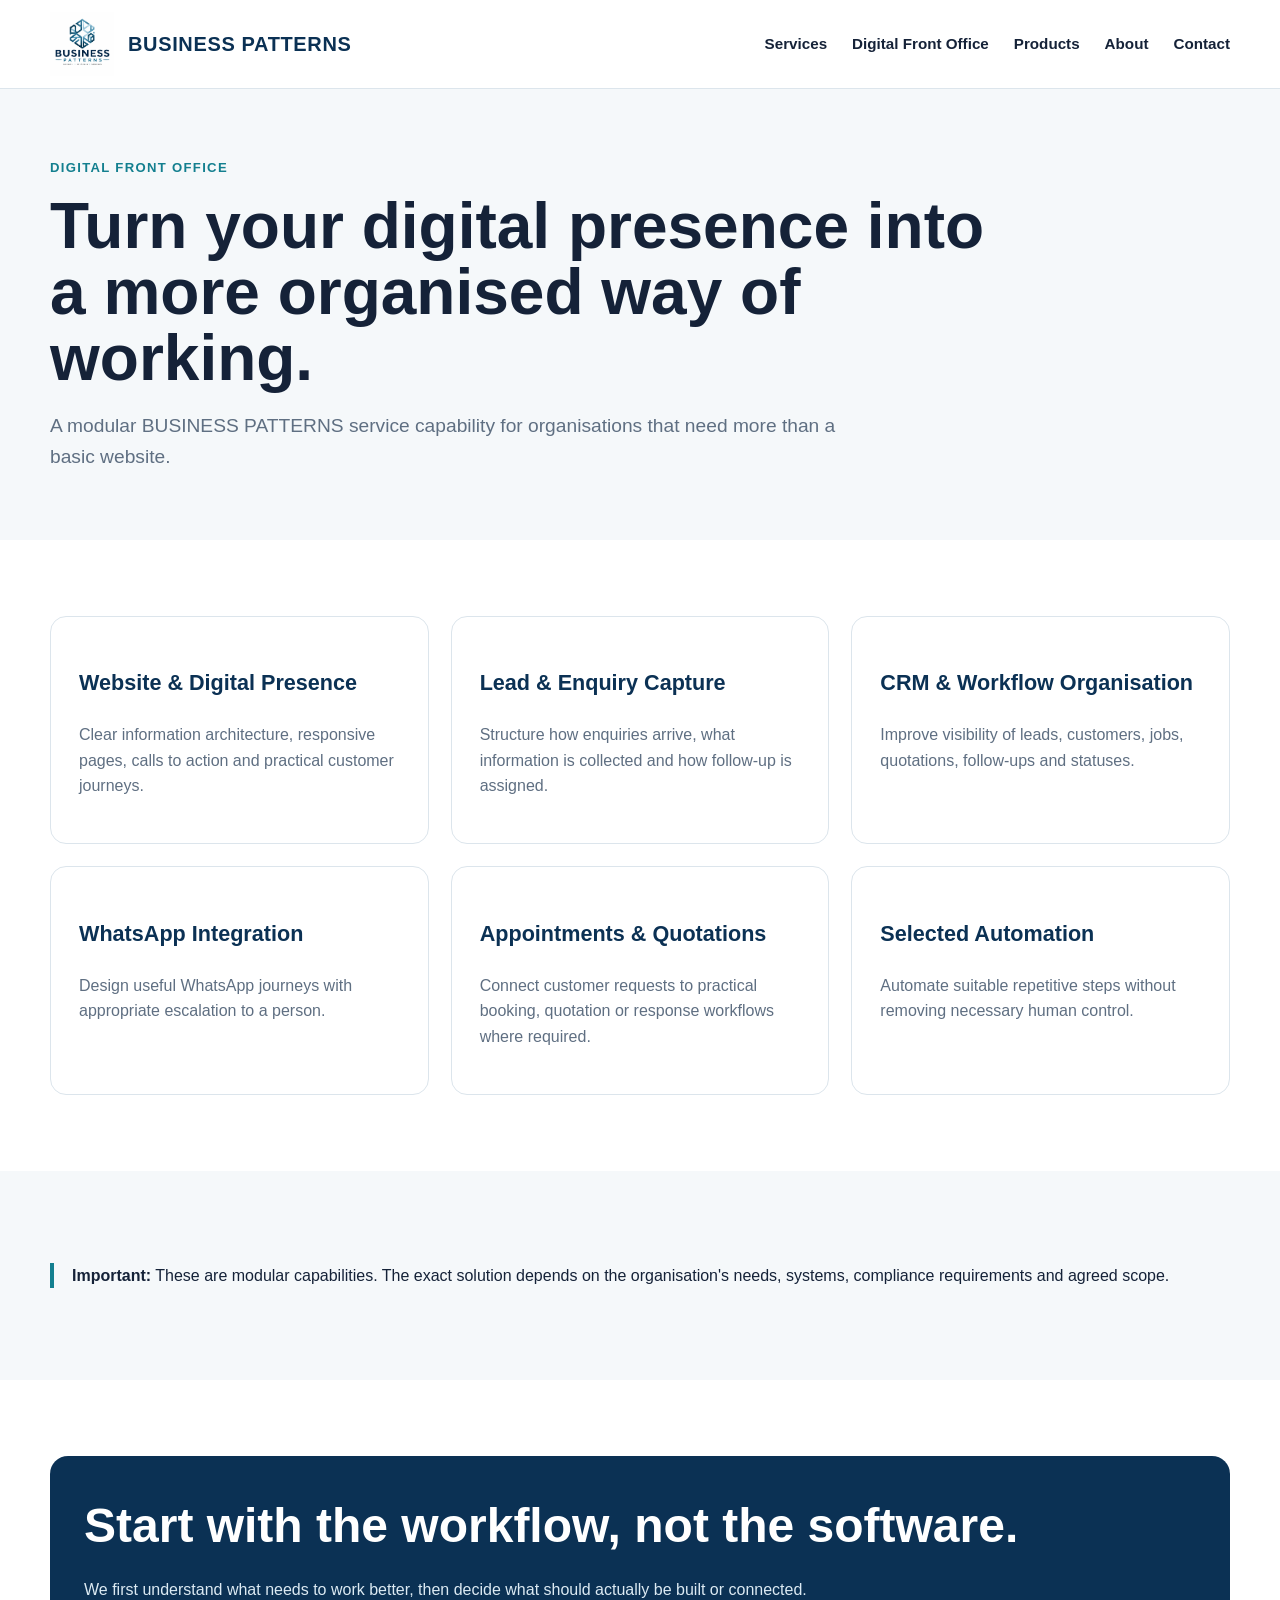
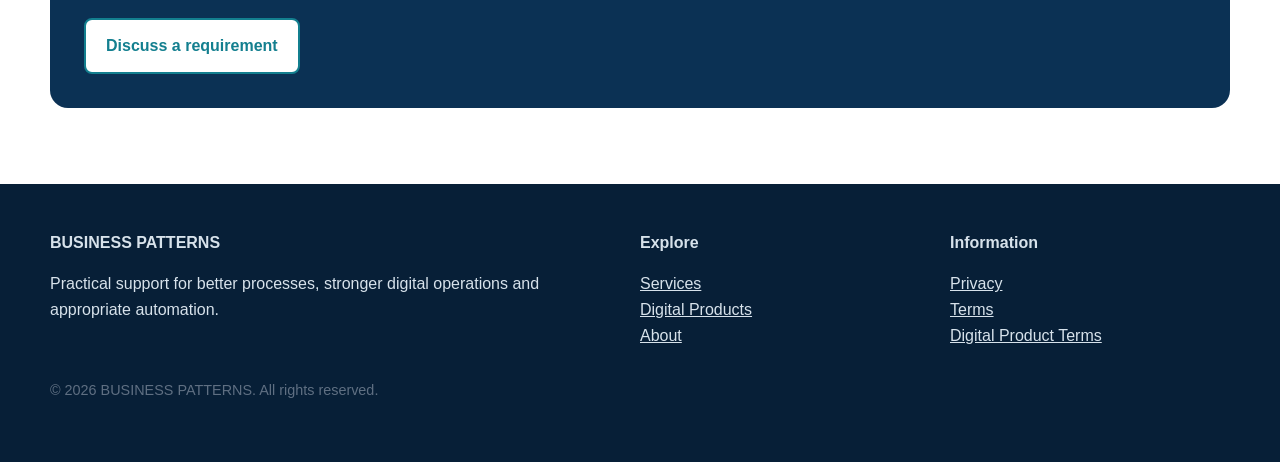
<file: digital-front-office.html>
<!doctype html><html lang="en"><head><meta charset="utf-8"><meta name="viewport" content="width=device-width,initial-scale=1">
<title>Digital Front Office | BUSINESS PATTERNS</title><meta name="description" content="Digital Front Office services for websites, enquiry handling, workflows, CRM organisation and selected automation."><link rel="stylesheet" href="/assets/css/style.css"></head><body>
<header class="site-header"><div class="container nav">
<a class="brand" href="/index.html"><img src="/assets/images/business-patterns-logo.webp" alt="BUSINESS PATTERNS logo"><span>BUSINESS PATTERNS</span></a>
<nav class="links" aria-label="Main navigation">
<a href="/services.html">Services</a><a href="/digital-front-office.html">Digital Front Office</a><a href="/products/">Products</a><a href="/about.html">About</a><a href="/contact.html">Contact</a>
</nav></div></header>

<main><section class="page-head"><div class="container"><div class="eyebrow">Digital Front Office</div><h1>Turn your digital presence into a more organised way of working.</h1><p class="lead">A modular BUSINESS PATTERNS service capability for organisations that need more than a basic website.</p></div></section>
<section class="section"><div class="container grid3"><div class="card"><h3>Website & Digital Presence</h3><p>Clear information architecture, responsive pages, calls to action and practical customer journeys.</p></div><div class="card"><h3>Lead & Enquiry Capture</h3><p>Structure how enquiries arrive, what information is collected and how follow-up is assigned.</p></div><div class="card"><h3>CRM & Workflow Organisation</h3><p>Improve visibility of leads, customers, jobs, quotations, follow-ups and statuses.</p></div><div class="card"><h3>WhatsApp Integration</h3><p>Design useful WhatsApp journeys with appropriate escalation to a person.</p></div><div class="card"><h3>Appointments & Quotations</h3><p>Connect customer requests to practical booking, quotation or response workflows where required.</p></div><div class="card"><h3>Selected Automation</h3><p>Automate suitable repetitive steps without removing necessary human control.</p></div></div></section>
<section class="section soft"><div class="container"><p class="form-note"><strong>Important:</strong> These are modular capabilities. The exact solution depends on the organisation's needs, systems, compliance requirements and agreed scope.</p></div></section>
<section class="section"><div class="container callout"><h2>Start with the workflow, not the software.</h2><p>We first understand what needs to work better, then decide what should actually be built or connected.</p><a class="btn secondary" href="/contact.html">Discuss a requirement</a></div></section></main>
<footer class="footer"><div class="container footer-grid">
<div><strong>BUSINESS PATTERNS</strong><p>Practical support for better processes, stronger digital operations and appropriate automation.</p></div>
<div><strong>Explore</strong><p><a href="/services.html">Services</a><br><a href="/products/">Digital Products</a><br><a href="/about.html">About</a></p></div>
<div><strong>Information</strong><p><a href="/privacy.html">Privacy</a><br><a href="/terms.html">Terms</a><br><a href="/digital-product-terms.html">Digital Product Terms</a></p></div>
</div><div class="container"><p class="small">© 2026 BUSINESS PATTERNS. All rights reserved.</p></div></footer>
</body></html>
</file>
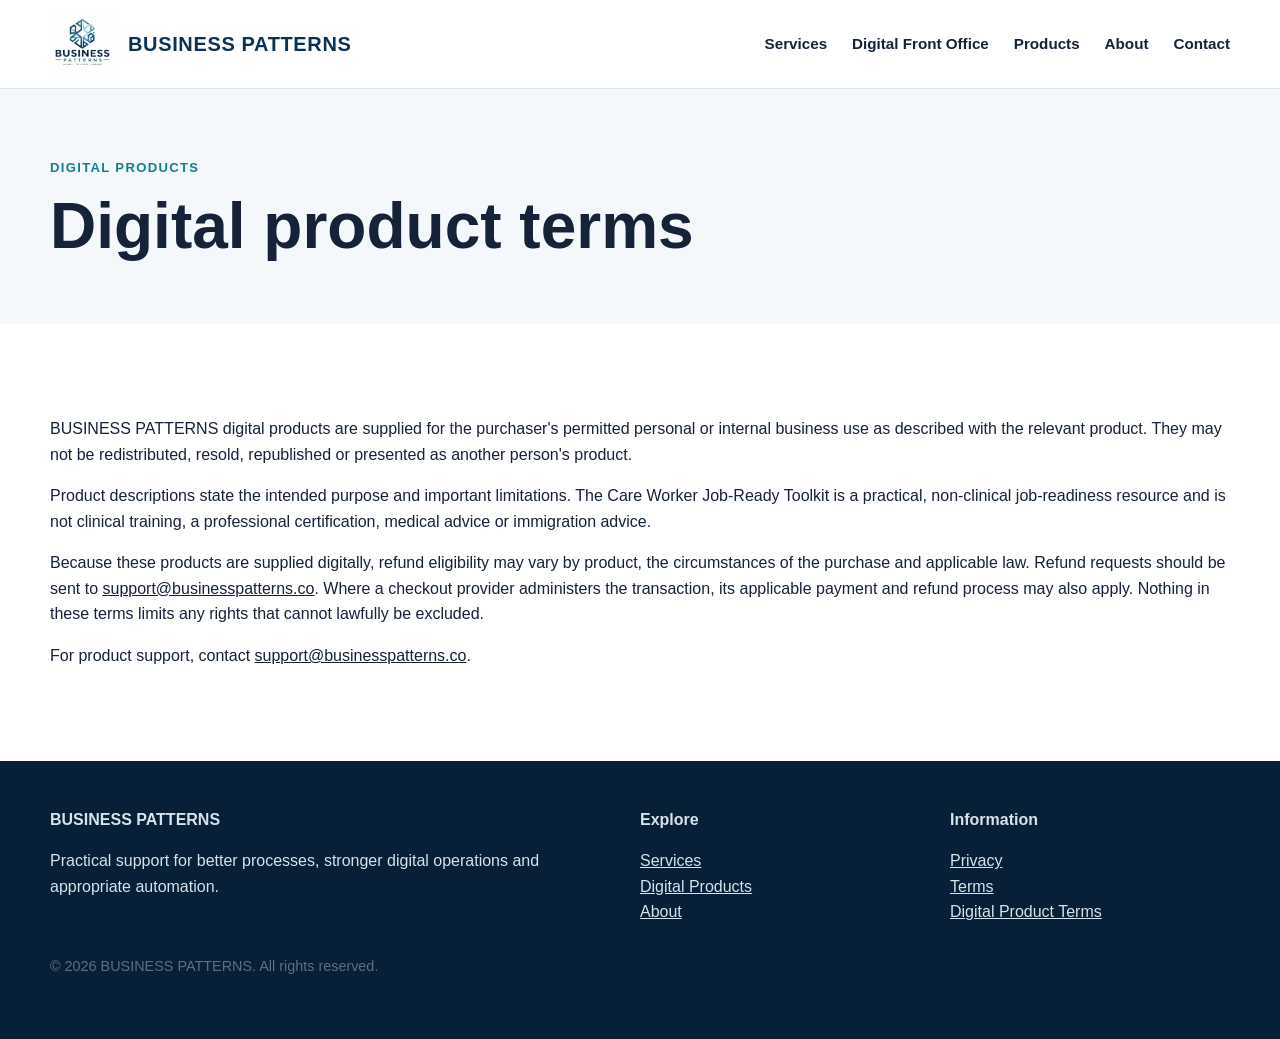
<file: digital-product-terms.html>
<!doctype html><html lang="en"><head><meta charset="utf-8"><meta name="viewport" content="width=device-width,initial-scale=1">
<title>Digital Product Terms | BUSINESS PATTERNS</title><meta name="description" content="Terms applying to BUSINESS PATTERNS digital products."><link rel="stylesheet" href="/assets/css/style.css"></head><body>
<header class="site-header"><div class="container nav">
<a class="brand" href="/index.html"><img src="/assets/images/business-patterns-logo.webp" alt="BUSINESS PATTERNS logo"><span>BUSINESS PATTERNS</span></a>
<nav class="links" aria-label="Main navigation">
<a href="/services.html">Services</a><a href="/digital-front-office.html">Digital Front Office</a><a href="/products/">Products</a><a href="/about.html">About</a><a href="/contact.html">Contact</a>
</nav></div></header>

<main><section class="page-head"><div class="container"><div class="eyebrow">Digital Products</div><h1>Digital product terms</h1></div></section>
<section class="section"><div class="container"><p>BUSINESS PATTERNS digital products are supplied for the purchaser's permitted personal or internal business use as described with the relevant product. They may not be redistributed, resold, republished or presented as another person's product.</p>
<p>Product descriptions state the intended purpose and important limitations. The Care Worker Job-Ready Toolkit is a practical, non-clinical job-readiness resource and is not clinical training, a professional certification, medical advice or immigration advice.</p>
<p>Because these products are supplied digitally, refund eligibility may vary by product, the circumstances of the purchase and applicable law. Refund requests should be sent to <a href="mailto:support@businesspatterns.co">support@businesspatterns.co</a>. Where a checkout provider administers the transaction, its applicable payment and refund process may also apply. Nothing in these terms limits any rights that cannot lawfully be excluded.</p>
<p>For product support, contact <a href="mailto:support@businesspatterns.co">support@businesspatterns.co</a>.</p>
</div></section></main>
<footer class="footer"><div class="container footer-grid">
<div><strong>BUSINESS PATTERNS</strong><p>Practical support for better processes, stronger digital operations and appropriate automation.</p></div>
<div><strong>Explore</strong><p><a href="/services.html">Services</a><br><a href="/products/">Digital Products</a><br><a href="/about.html">About</a></p></div>
<div><strong>Information</strong><p><a href="/privacy.html">Privacy</a><br><a href="/terms.html">Terms</a><br><a href="/digital-product-terms.html">Digital Product Terms</a></p></div>
</div><div class="container"><p class="small">© 2026 BUSINESS PATTERNS. All rights reserved.</p></div></footer>
</body></html>
</file>
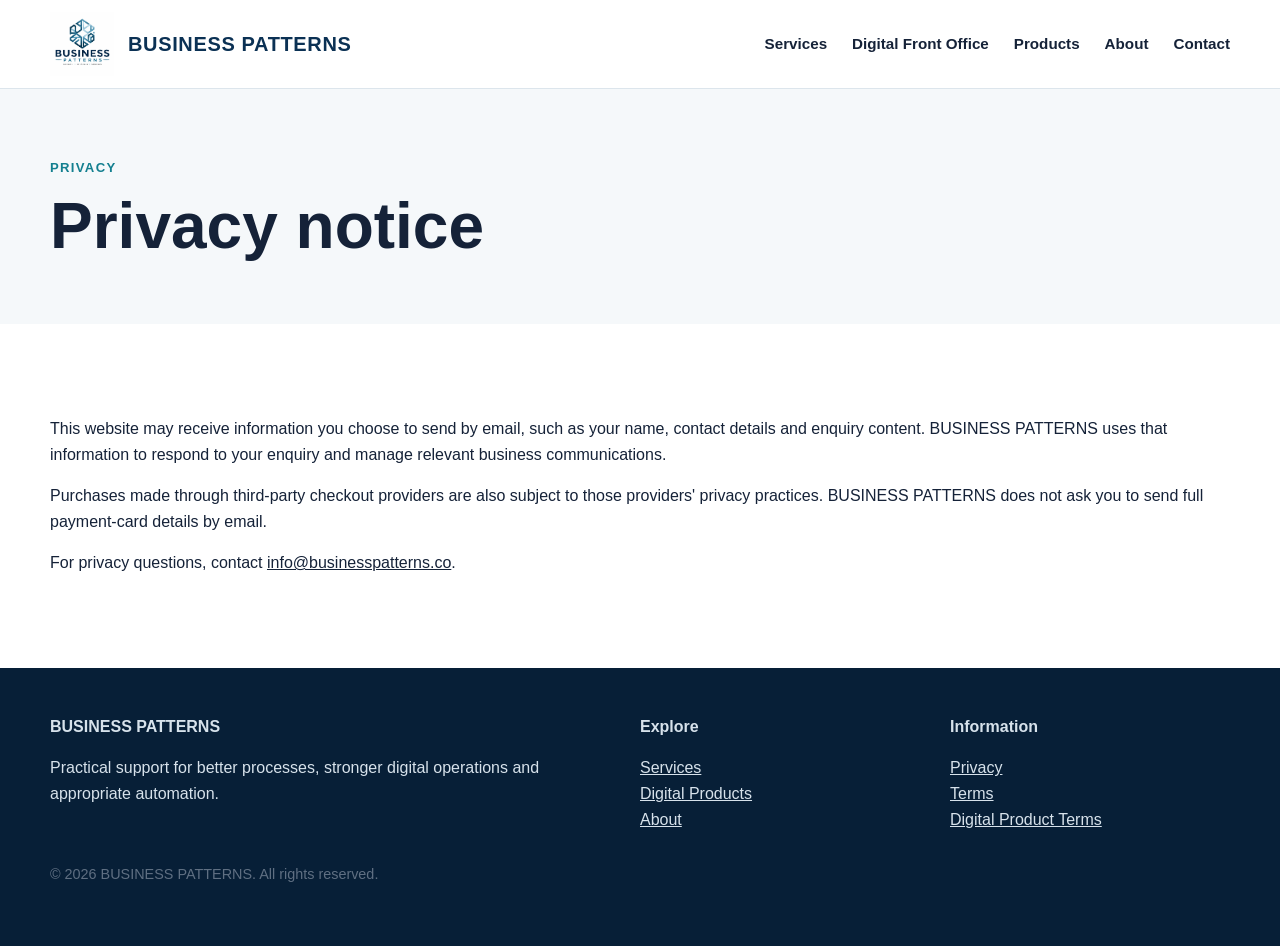
<file: privacy.html>
<!doctype html><html lang="en"><head><meta charset="utf-8"><meta name="viewport" content="width=device-width,initial-scale=1">
<title>Privacy | BUSINESS PATTERNS</title><meta name="description" content="BUSINESS PATTERNS privacy notice."><link rel="stylesheet" href="/assets/css/style.css"></head><body>
<header class="site-header"><div class="container nav">
<a class="brand" href="/index.html"><img src="/assets/images/business-patterns-logo.webp" alt="BUSINESS PATTERNS logo"><span>BUSINESS PATTERNS</span></a>
<nav class="links" aria-label="Main navigation">
<a href="/services.html">Services</a><a href="/digital-front-office.html">Digital Front Office</a><a href="/products/">Products</a><a href="/about.html">About</a><a href="/contact.html">Contact</a>
</nav></div></header>

<main><section class="page-head"><div class="container"><div class="eyebrow">Privacy</div><h1>Privacy notice</h1></div></section>
<section class="section"><div class="container"><p>This website may receive information you choose to send by email, such as your name, contact details and enquiry content. BUSINESS PATTERNS uses that information to respond to your enquiry and manage relevant business communications.</p>
<p>Purchases made through third-party checkout providers are also subject to those providers' privacy practices. BUSINESS PATTERNS does not ask you to send full payment-card details by email.</p>
<p>For privacy questions, contact <a href="mailto:info@businesspatterns.co">info@businesspatterns.co</a>.</p>
</div></section></main>
<footer class="footer"><div class="container footer-grid">
<div><strong>BUSINESS PATTERNS</strong><p>Practical support for better processes, stronger digital operations and appropriate automation.</p></div>
<div><strong>Explore</strong><p><a href="/services.html">Services</a><br><a href="/products/">Digital Products</a><br><a href="/about.html">About</a></p></div>
<div><strong>Information</strong><p><a href="/privacy.html">Privacy</a><br><a href="/terms.html">Terms</a><br><a href="/digital-product-terms.html">Digital Product Terms</a></p></div>
</div><div class="container"><p class="small">© 2026 BUSINESS PATTERNS. All rights reserved.</p></div></footer>
</body></html>
</file>
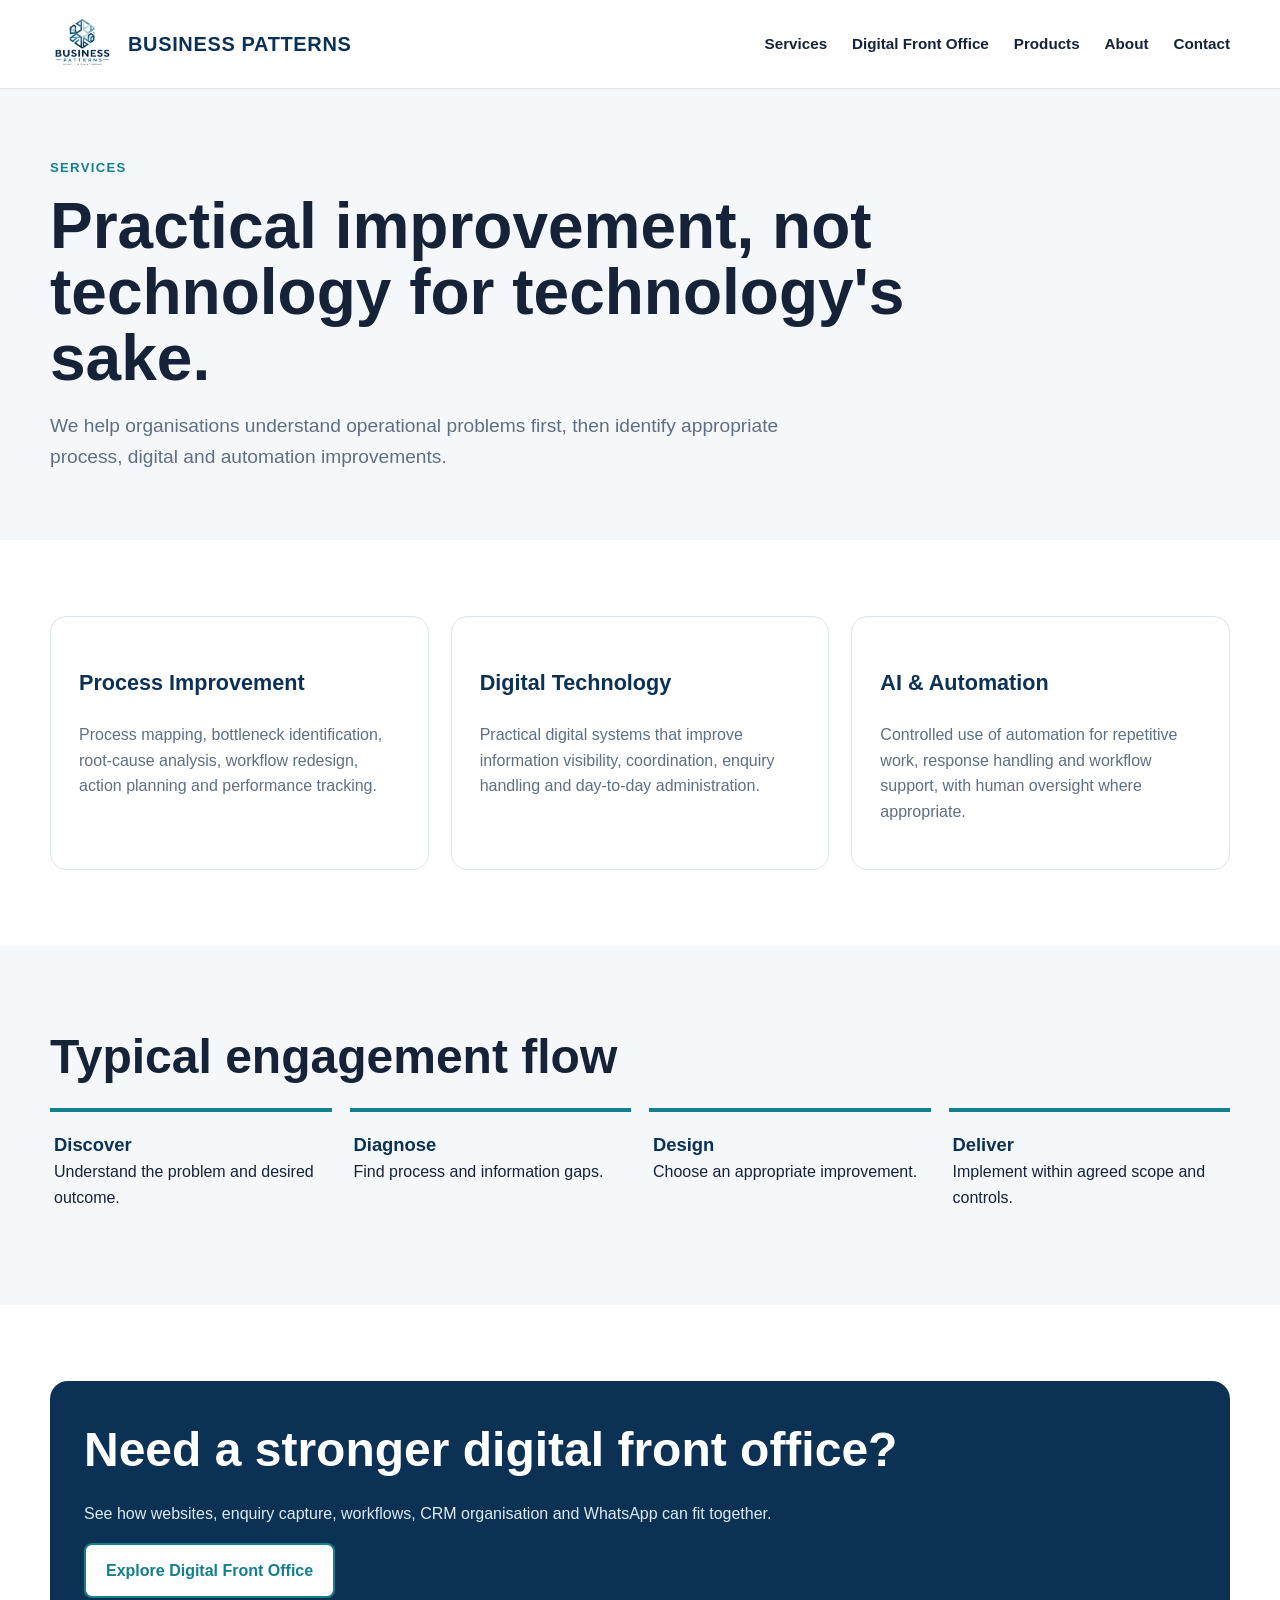
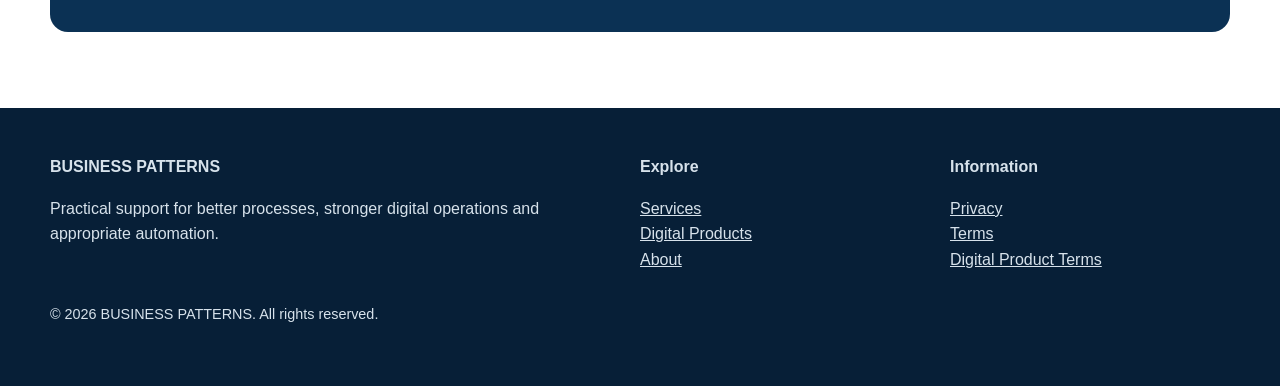
<file: services.html>
<!doctype html><html lang="en"><head><meta charset="utf-8"><meta name="viewport" content="width=device-width,initial-scale=1">
<title>Services | BUSINESS PATTERNS</title><meta name="description" content="Process improvement, digital technology and AI automation services from BUSINESS PATTERNS."><link rel="stylesheet" href="/assets/css/style.css"><link rel="stylesheet" href="/assets/css/products.css"></head><body class="services-page">
<header class="site-header"><div class="container nav">
<a class="brand" href="/index.html"><img src="/assets/images/business-patterns-logo.webp" alt="BUSINESS PATTERNS logo"><span>BUSINESS PATTERNS</span></a>
<nav class="links" aria-label="Main navigation">
<a href="/services.html">Services</a><a href="/digital-front-office.html">Digital Front Office</a><a href="/products/">Products</a><a href="/about.html">About</a><a href="/contact.html">Contact</a>
</nav></div></header>

<main><section class="page-head"><div class="container"><div class="eyebrow">Services</div><h1>Practical improvement, not technology for technology's sake.</h1><p class="lead">We help organisations understand operational problems first, then identify appropriate process, digital and automation improvements.</p></div></section>
<section class="section"><div class="container grid3"><div class="card"><h3>Process Improvement</h3><p>Process mapping, bottleneck identification, root-cause analysis, workflow redesign, action planning and performance tracking.</p></div><div class="card"><h3>Digital Technology</h3><p>Practical digital systems that improve information visibility, coordination, enquiry handling and day-to-day administration.</p></div><div class="card"><h3>AI & Automation</h3><p>Controlled use of automation for repetitive work, response handling and workflow support, with human oversight where appropriate.</p></div></div></section>
<section class="section soft"><div class="container"><h2>Typical engagement flow</h2><div class="steps"><div class="step"><b>Discover</b>Understand the problem and desired outcome.</div><div class="step"><b>Diagnose</b>Find process and information gaps.</div><div class="step"><b>Design</b>Choose an appropriate improvement.</div><div class="step"><b>Deliver</b>Implement within agreed scope and controls.</div></div></div></section>
<section class="section"><div class="container callout"><h2>Need a stronger digital front office?</h2><p>See how websites, enquiry capture, workflows, CRM organisation and WhatsApp can fit together.</p><a class="btn secondary" href="/digital-front-office.html">Explore Digital Front Office</a></div></section></main>
<footer class="footer"><div class="container footer-grid">
<div><strong>BUSINESS PATTERNS</strong><p>Practical support for better processes, stronger digital operations and appropriate automation.</p></div>
<div><strong>Explore</strong><p><a href="/services.html">Services</a><br><a href="/products/">Digital Products</a><br><a href="/about.html">About</a></p></div>
<div><strong>Information</strong><p><a href="/privacy.html">Privacy</a><br><a href="/terms.html">Terms</a><br><a href="/digital-product-terms.html">Digital Product Terms</a></p></div>
</div><div class="container"><p class="small">© 2026 BUSINESS PATTERNS. All rights reserved.</p></div></footer>
</body></html>
</file>
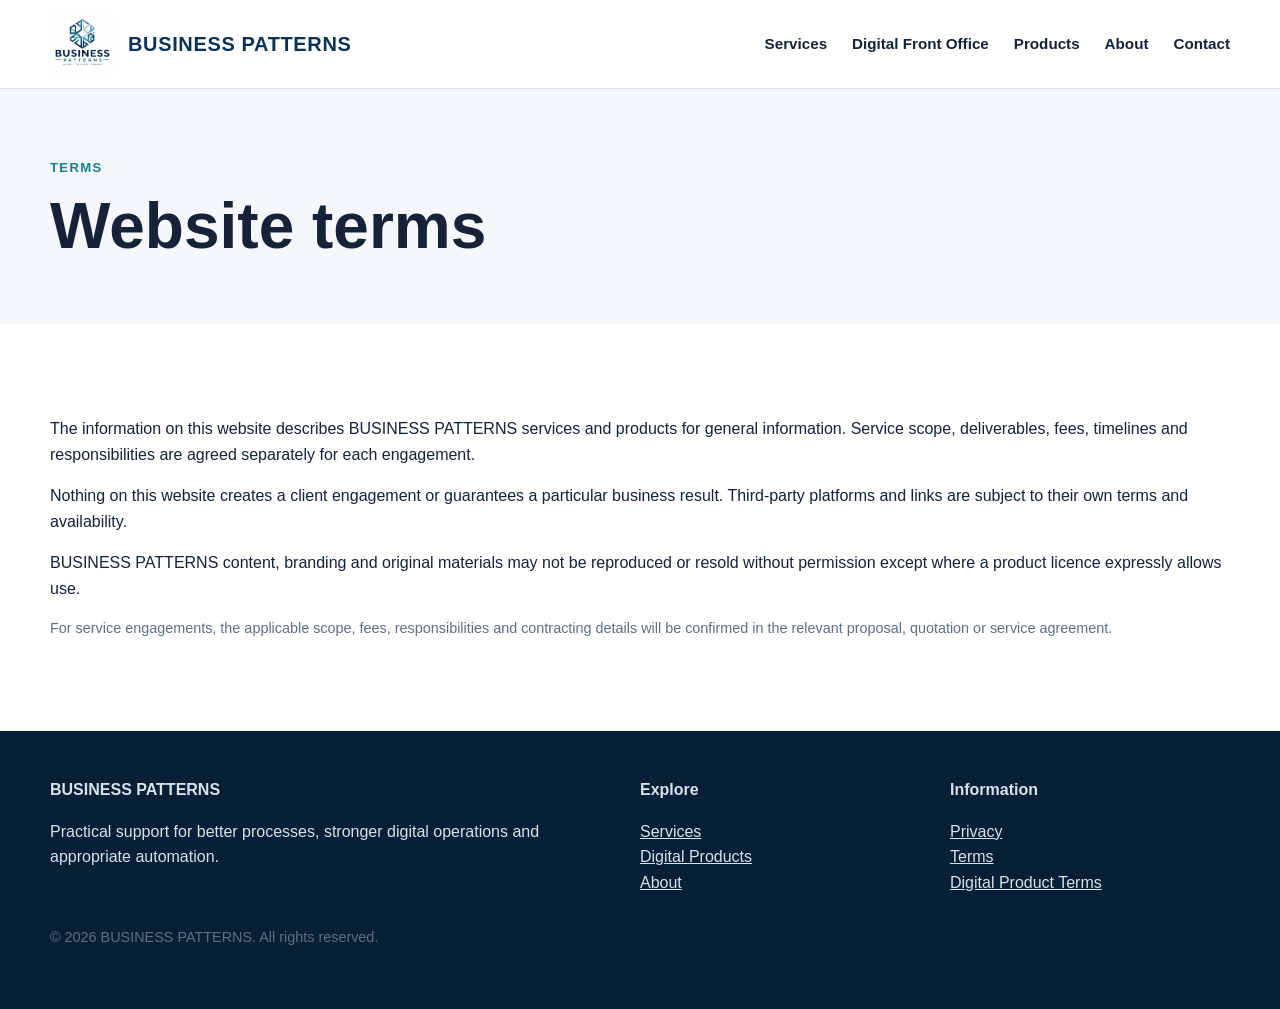
<file: terms.html>
<!doctype html><html lang="en"><head><meta charset="utf-8"><meta name="viewport" content="width=device-width,initial-scale=1">
<title>Terms | BUSINESS PATTERNS</title><meta name="description" content="BUSINESS PATTERNS website terms."><link rel="stylesheet" href="/assets/css/style.css"></head><body>
<header class="site-header"><div class="container nav">
<a class="brand" href="/index.html"><img src="/assets/images/business-patterns-logo.webp" alt="BUSINESS PATTERNS logo"><span>BUSINESS PATTERNS</span></a>
<nav class="links" aria-label="Main navigation">
<a href="/services.html">Services</a><a href="/digital-front-office.html">Digital Front Office</a><a href="/products/">Products</a><a href="/about.html">About</a><a href="/contact.html">Contact</a>
</nav></div></header>

<main><section class="page-head"><div class="container"><div class="eyebrow">Terms</div><h1>Website terms</h1></div></section>
<section class="section"><div class="container"><p>The information on this website describes BUSINESS PATTERNS services and products for general information. Service scope, deliverables, fees, timelines and responsibilities are agreed separately for each engagement.</p>
<p>Nothing on this website creates a client engagement or guarantees a particular business result. Third-party platforms and links are subject to their own terms and availability.</p>
<p>BUSINESS PATTERNS content, branding and original materials may not be reproduced or resold without permission except where a product licence expressly allows use.</p>
<p class="small">For service engagements, the applicable scope, fees, responsibilities and contracting details will be confirmed in the relevant proposal, quotation or service agreement.</p></div></section></main>
<footer class="footer"><div class="container footer-grid">
<div><strong>BUSINESS PATTERNS</strong><p>Practical support for better processes, stronger digital operations and appropriate automation.</p></div>
<div><strong>Explore</strong><p><a href="/services.html">Services</a><br><a href="/products/">Digital Products</a><br><a href="/about.html">About</a></p></div>
<div><strong>Information</strong><p><a href="/privacy.html">Privacy</a><br><a href="/terms.html">Terms</a><br><a href="/digital-product-terms.html">Digital Product Terms</a></p></div>
</div><div class="container"><p class="small">© 2026 BUSINESS PATTERNS. All rights reserved.</p></div></footer>
</body></html>
</file>
<file: assets/css/style.css>
:root{--navy:#0b3154;--navy2:#071f37;--teal:#137f8f;--green:#11804f;--ink:#152238;--muted:#5f6f82;--line:#dce5ec;--soft:#f5f8fa;--white:#fff;--max:1180px}
*{box-sizing:border-box}html{scroll-behavior:smooth}body{margin:0;font-family:Arial,Helvetica,sans-serif;color:var(--ink);line-height:1.6;background:#fff}
a{color:inherit}.container{width:min(var(--max),calc(100% - 40px));margin:auto}.site-header{position:sticky;top:0;z-index:20;background:rgba(255,255,255,.97);border-bottom:1px solid var(--line)}
.nav{min-height:88px;display:flex;align-items:center;justify-content:space-between;gap:24px}.brand{display:flex;align-items:center;gap:14px;text-decoration:none;font-weight:800;color:var(--navy);letter-spacing:.04em}.brand img{width:64px;height:64px;object-fit:contain}.brand span{font-size:1.25rem}
.links{display:flex;align-items:center;gap:25px;flex-wrap:wrap}.links a{text-decoration:none;font-weight:700;font-size:.95rem}.links a:hover,.links a.active{color:var(--teal)}
.hero{padding:90px 0;background:linear-gradient(135deg,#f8fbfd,#eef6f8)}.eyebrow{font-weight:800;color:var(--teal);letter-spacing:.1em;text-transform:uppercase;font-size:.82rem}
h1{font-size:clamp(2.5rem,6vw,5rem);line-height:1.03;margin:.25em 0;color:var(--ink);max-width:950px}h2{font-size:clamp(2rem,4vw,3rem);line-height:1.1;margin:.2em 0 .5em}h3{color:var(--navy);font-size:1.35rem}
.lead{font-size:1.2rem;color:var(--muted);max-width:800px}.actions{display:flex;gap:14px;flex-wrap:wrap;margin-top:28px}.btn{display:inline-block;padding:13px 20px;border-radius:8px;text-decoration:none;font-weight:800;border:2px solid var(--teal)}.primary{background:var(--teal);color:#fff}.secondary{color:var(--teal);background:#fff}
.section{padding:76px 0}.soft{background:var(--soft)}.grid3{display:grid;grid-template-columns:repeat(3,1fr);gap:22px}.grid2{display:grid;grid-template-columns:repeat(2,1fr);gap:28px}.card{border:1px solid var(--line);border-radius:16px;padding:28px;background:#fff}.card p{color:var(--muted)}
.product{overflow:hidden;padding:0}.product img{display:block;width:100%;aspect-ratio:4/3;object-fit:cover}.product-body{padding:26px}.price{font-weight:900;color:var(--green);font-size:1.25rem}
.steps{display:grid;grid-template-columns:repeat(4,1fr);gap:18px}.step{border-top:4px solid var(--teal);padding:18px 4px}.step b{display:block;color:var(--navy);font-size:1.15rem}
.page-head{padding:68px 0 48px;background:var(--soft)}.page-head h1{font-size:clamp(2.4rem,5vw,4.2rem)}.callout{padding:34px;border-radius:18px;background:var(--navy);color:#fff}.callout h2,.callout h3{color:#fff}.callout p{color:#dceaf3}
.footer{background:var(--navy2);color:#d7e2eb;padding:46px 0}.footer-grid{display:grid;grid-template-columns:2fr 1fr 1fr;gap:30px}.footer a{color:#d7e2eb}.small{font-size:.9rem;color:var(--muted)}
.form-note{border-left:4px solid var(--teal);padding-left:18px}.tag{display:inline-block;background:#e8f5f1;color:var(--green);padding:5px 10px;border-radius:999px;font-weight:800;font-size:.8rem}
@media(max-width:820px){.nav{align-items:flex-start;padding:14px 0;flex-direction:column}.links{gap:14px}.grid3,.grid2,.steps,.footer-grid{grid-template-columns:1fr}.hero{padding:62px 0}.brand span{font-size:1rem}}

/* Controlled layout correction: retain existing content and brand tokens. */
img{max-width:100%}.grid2>*,.grid3>*,.steps>*,.footer-grid>*{min-width:0}
.btn{max-width:100%;text-align:center}.links a{white-space:nowrap}
.homepage-products .product{display:grid;grid-template-columns:minmax(220px,320px) minmax(0,1fr);align-items:center;max-width:960px}
.homepage-products .product img{height:auto;max-height:420px;aspect-ratio:auto;object-fit:contain}
.homepage-products .product-body{min-width:0}.homepage-products h3{margin-top:0}
@media(max-width:1050px){.nav{flex-direction:column;align-items:flex-start;padding:14px 0;gap:14px}.links{gap:12px 22px}}
@media(max-width:600px){.container{width:calc(100% - 32px)}.site-header{position:static}.brand{gap:10px}.brand img{width:48px;height:48px}.brand span{font-size:1rem}.links{gap:10px 16px}.links a{font-size:.9rem}.hero{padding:44px 0}h1{font-size:clamp(2rem,8vw,2.8rem);overflow-wrap:break-word}h2{font-size:clamp(1.7rem,7vw,2.2rem)}.section{padding:48px 0}.card,.product-body{padding:22px}.product{padding:0}.homepage-products .product{grid-template-columns:1fr}.homepage-products .product img{max-height:360px}.actions{gap:10px;margin-top:22px}.btn{padding:11px 16px}.callout{padding:24px}.footer-grid{gap:20px}}

/* Preserve the existing text navigation, with deliberate mobile rows. */
@media(max-width:600px){.links{width:100%;display:grid;grid-template-columns:max-content max-content;gap:8px 18px}.links a{display:block;min-height:36px;align-content:center}.brand{max-width:100%}.brand span{overflow-wrap:break-word}}
</file>
<file: assets/css/products.css>
/* Product pages extend the existing corporate design. */
.product-page .hero-grid{display:grid;grid-template-columns:1.15fr .85fr;gap:48px;align-items:center}.product-page h1{font-size:clamp(2.4rem,5vw,4rem)}.product-page .hero-text{font-size:1.2rem;color:var(--muted)}.breadcrumb{font-size:.9rem}.hero-card{background:var(--navy);color:white;border-radius:16px;padding:30px}.hero-card h2{font-size:1.7rem}.hero-card ul{padding-left:22px}.hero-card li{padding:8px 0}.section-heading{max-width:800px;margin-bottom:30px}.card-number{font-weight:bold;color:var(--teal)}.excel-box,.partner-box{padding:28px;background:var(--soft);border:1px solid var(--line);border-radius:16px}.check-list{padding-left:22px}.check-list li{margin-bottom:14px}.final-cta{background:var(--navy);color:white;text-align:center}.final-cta p{color:#dceaf3}.price-note{color:var(--muted)}.skip-link{position:absolute;left:20px;top:-100px;background:white;padding:12px;z-index:100}.skip-link:focus{top:10px}a:focus-visible{outline:3px solid var(--green);outline-offset:4px}.product-page .grid2>*{min-width:0}@media(max-width:820px){.product-page .hero-grid{grid-template-columns:1fr;gap:28px}.product-page .hero{padding:42px 0}}@media(prefers-reduced-motion:reduce){html{scroll-behavior:auto}}

/* Show the complete existing product artwork, including its edges. */
.product img{object-fit:contain;background:var(--soft)}.footer .small{color:#d7e2eb}

@media(max-width:360px){.services-page h1,.services-page h2,.services-page .btn{overflow-wrap:anywhere}}

/* Catalogue feature; dedicated landing pages retain their existing layout. */
.catalogue-page .page-head{padding-bottom:36px}.featured-section{padding-top:48px}
.featured-toolkit{display:grid;grid-template-columns:1fr 1fr;gap:48px;align-items:center}
.featured-toolkit>*{min-width:0}.featured-artwork{padding:18px;background:var(--soft);border:1px solid var(--line);border-radius:18px}
.featured-artwork img{display:block;width:100%;height:auto}.featured-copy h2{font-size:clamp(1.8rem,3vw,2.7rem);margin-top:18px}
.featured-price{font-size:2.6rem;font-weight:900;color:var(--green);line-height:1.2}.featured-copy .price-note{margin:8px 0}.featured-copy .actions{margin-top:22px}
.care-summary{display:grid;grid-template-columns:1fr auto;gap:32px;align-items:center;margin-top:28px;padding:30px;border:1px solid var(--line);border-radius:16px;background:white}
.care-summary h3{margin:14px 0 10px}.care-summary p{max-width:740px;color:var(--muted)}.care-actions{display:flex;flex-direction:column;gap:18px;align-items:flex-start}.care-actions .btn{max-width:100%}.catalogue-note{padding:30px 0}
@media(max-width:820px){.featured-toolkit,.care-summary{grid-template-columns:1fr;gap:28px}.featured-section{padding:32px 0 48px}.featured-artwork{padding:12px}.other-tools{padding:48px 0}.care-summary{padding:24px}.catalogue-page h1{font-size:clamp(2rem,8vw,3rem)}}

/* Bound artwork without cropping or stretching the existing images. */
.featured-artwork img{max-height:560px;object-fit:contain}
.product-page .product img{aspect-ratio:auto;height:auto;max-height:520px;object-fit:contain}
@media(max-width:600px){.featured-artwork img,.product-page .product img{max-height:400px}.featured-toolkit{gap:24px}.product-page h1{font-size:clamp(2rem,8vw,2.8rem)}.care-summary{padding:22px}.care-actions{gap:12px}.hero-card{padding:24px}}

/* Final mobile QA: restore existing DP-001 artwork without replacing copy. */
.dp001-hero-visual{min-width:0;display:grid;gap:24px}
.dp001-artwork{background:var(--soft);border:1px solid var(--line);border-radius:16px;padding:16px}
.dp001-artwork img{display:block;width:100%;height:auto;max-height:500px;object-fit:contain}
@media(max-width:820px){.dp001-page .hero-grid{gap:28px}.dp001-artwork img{max-height:420px}}
@media(max-width:600px){.dp001-artwork{padding:12px}.dp001-page .hero .btn{margin-top:16px}}
</file>
